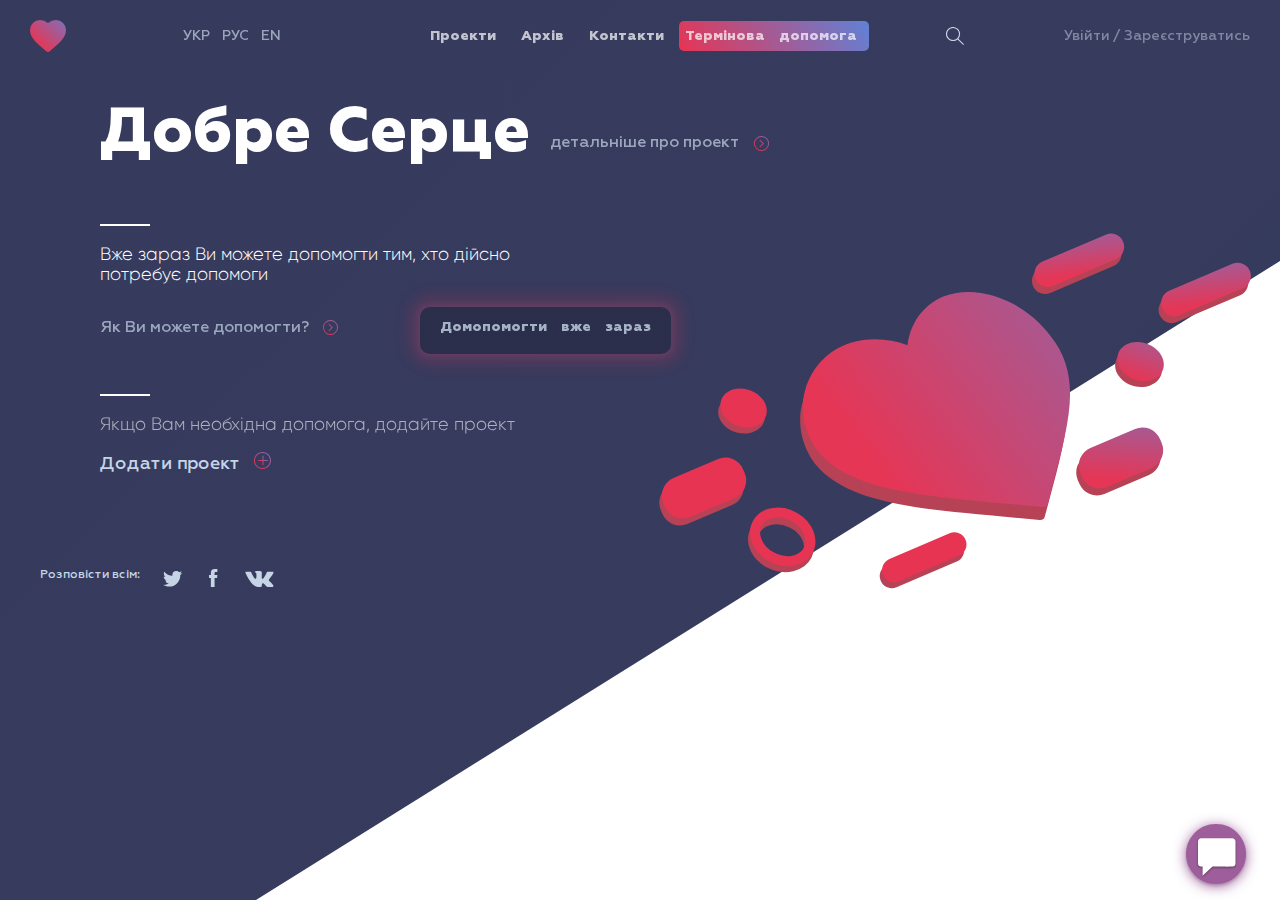
<file: index.html>
<html>

<head>
    <meta http-equiv="Content-Type" content="text/html; charset=utf-8">
    <title>The Main Page</title>
    <link href="style.css" rel="stylesheet">
</head>

<body>
    <!-- Контейнер для бэкграунда, что существует на сайте  -->
    <div class="wrapper-background">
    </div>
    <div id="search-form-wrapper">
        <div id="search-form">
            <input type="text" placeholder="Пошук" id="search-long">
            <div id="close-search">
                <img src="./src/heart-pack/Shape Copy.svg" alt="" />
            </div>
        </div>
        <div id="search-form-suggestion">
            <div class="search-form-main-suggestion">
                <!-- <div class="element-suggestion"> <a href="projects.html">Проекти</a></div>-->
                <!--  <div class="element-suggestion"><a href="archieve.html">Архів </a> </div>-->
            </div>
        </div>
    </div>

    <!-- Контейнер для обхвата всей шапки -->
    <header class="header">
        <!-- Блок Логотип -->
        <div class="logo">
            <a href="./index.html"><img src="./src/logo.svg" alt="" /></a>
        </div>
        <!-- Блок языков -->
        <div class="languages">

            <div class="lang">
                <a>УКР</a>
            </div>
            <div class="lang">
                <a>РУС </a>
            </div>
            <div class="lang">
                <a>EN</a>
            </div>
        </div>
        <!-- Панель навигации -->
        <div class="topbar">
            <div class="element"> <a href="projects.html">Проекти</a></div>
            <div class="element"><a href="archieve.html">Архів </a> </div>
            <div class="element"><a href="contacts.html">Контакти</a></div>
            <div class="element" id="fast-help"> <a href="fast-help.html">Термінова допомога</a></div>
        </div>
        <!--Поиск -->
        <div class="search">
            <img id="search-button" src="./src/Search-button.svg" />
        </div>
        <!-- Авторизация -->
        <div class="login">
            <a href="#">Увійти</a>
            <a href="#">/ Зареєструватись</a>
        </div>
    </header>

    <div class="main-content-wrapper">
        <div id="text-wrapper">
            <div class="main-text">
                <p>Добре Серце</p>
            </div>
            <div class="about-text">
                <a href="#">детальніше про проект</a>
                <img class="next-button" src="./src/buttonNext.svg" alt="" />
            </div>

        </div>
        <div class="text-slogan">
            <img class="white-line" src="./src/white-line.svg" alt="" />
            <p class="text-under-white-line"> Вже зараз Ви можете допомогти тим, хто дійсно</br>потребує допомоги</p>
            <div class="wrapper-text-underline">
                <p class="text-under-white-line-under">Як Ви можете допомогти? </p>
                <img class="next-button-two" src="./src/buttonNext.svg" />
                <div class="wrapper-button-class">
                    <div id="text-slogan-button-help-now">
                        <a href="#">Домопомогти вже зараз</a>
                    </div>
                </div>
            </div>
            <div class="adding-to-project">
                <div class="adding-to-project-string">
                    <img class="white-line" src="./src/white-line.svg" alt="" />
                    <p class="string-adding-to-project">Якщо Вам необхідна допомога, додайте проект</p>
                    <div>Додати проект <img class="plus" src="./src/plus.svg"> </div>
                </div>
            </div>
        </div>
        <div class="footer-page">
            <p class="text-footer-page">Розповісти всім: </p>
            <div class="images-footer-page">
                <img src="./src/twitter.svg" />
                <img src="./src/facebook.svg" />
                <img src="./src/vk.svg" />
            </div>
        </div>
        <div class="hearts">
            <img class="heart" id="all-png" src="./src/heart-pack/new-test.svg" alt="" />
        </div>
        <img id="message-image" src="./src/massage.svg" alt="" />
    </div>





    <div id="modal" id="my-modal">
        <div id="modal-content">
            <span class="close">&times;</span>
            <div class="main-phrase">
                <p>Заповніть Форму</p>
            </div>
            <div class="form-type-of">
                <button class="type-of-human" id="first-type-of-human">
                 Фіз.Особа
             </button>
                <button class="type-of-human" id="second-type-of-human">
                 Юр.Особа
                </button>
            </div>
            <!--Формы -->
            <div class="table-of-form">
                <!--Физ  Формы-->
                <div id="table-first">
                    <!--Левая часть Физ Формы-->
                    <div class="left-form" class="table-of-form-people">
                        <div class="flex-label">
                            <label> Ім'я</label>
                            <label class="label-2"> Фамілія</label>
                        </div>
                        <div class="first-stirng-of-form">
                            <input type="text" placeholder="" class="input-1">
                            <input type="text" placeholder="" class="input-2">
                        </div>


                        <label> Назва компаніі, організації</label><input type="text" placeholder="" class="input-3">



                        <label> Email-адрес</label><input type="text" placeholder="" class="input-4">



                        <label> Номер телефону</label><input type="text" placeholder="" class="input-5">

                    </div>
                    <!--Правая часть Физ Формы-->
                    <div class="right-form" class="table-of-form-people">
                        <label> Ім'я</label>
                        <input type="text" placeholder="" class="right-input-1">
                        <div class="flex-label">
                            <label> Ім'я</label>
                            <label class="label-2"> Фамілія</label>
                        </div>
                        <div class="second-stirng-of-right-form"> <input type="text" placeholder="" class="right-input-2">
                            <input type="text" placeholder="" class="right-input-3"></div>
                        <label> Назва компаніі, організації</label>
                        <input type="text" placeholder="" class="right-input-4">
                        <label> Назва компаніі, організації</label>
                        <input type="text" placeholder="" class="right-input-5">
                    </div>
                </div>
                <!-- Юр Формы-->
                <div id="table-second">
                    <!--Левая часть Юр Формы-->
                    <div class="left-form-of-second-table" class="second-table-of-form-people">
                        <div class="flex-label">
                            <label> Ім'я</label>
                            <label class="label-2"> Фамілія</label>
                        </div>
                        <div class="half-stirng-of-second-form">
                            <input type="text" placeholder="" class="left-input-1-of-second-form">
                            <input type="text" placeholder="" class="left-input-2-of-second-form">
                        </div>
                        <label> Назва компаніі, організації</label>
                        <input type="text" placeholder="" class="left-input-3-of-second-form">
                        <label>Email-адрес</label>
                        <input type="text" placeholder="" class="left-input-4-of-second-form">
                        <label> Номер телефону</label>
                        <input type="text" placeholder="" class="left-input-5-of-second-form">
                        <label> Юридична адреса</label>
                        <input type="text" placeholder="" class="left-input-6-of-second-form">
                        <div class="flex-label">
                            <label> Найменування банку</label>
                            <label class="label-2-yur-form"> МФО банку</label>
                        </div>
                        <div class="half-stirng-of-second-form">
                            <input type="text" placeholder="" class="left-input-7-of-second-form">
                            <input type="text" placeholder="" class="left-input-8-of-second-form">
                        </div>
                        <label> Розрахунковий рахунок</label>
                        <input type="text" placeholder="" class="left-input-9-of-second-form">
                    </div>
                    <!--Правая часть Юр Формы-->
                    <div class="right-form-of-second-table" class="second-table-of-form-people">
                        <label>Країна</label>
                        <input type="text" placeholder="" class="right-input-1-of-second-form">
                        <div class="flex-label">
                            <label> Місто</label>
                            <label class="label-3-yur-form"> Штат, район</label>
                        </div>
                        <div class="half-stirng-of-second-form">
                            <input type="text" placeholder="" class="right-input-2-of-second-form">
                            <input type="text" placeholder="" class="right-input-3-of-second-form">
                        </div>
                        <label> Адреса</label>
                        <input type="text" placeholder="" class="right-input-4-of-second-form">
                        <label>Поштовий індекс</label>
                        <input type="text" placeholder="" class="right-input-5-of-second-form">
                        <div class="flex-label">
                            <label> ЗКПО</label>
                            <label class="label-4-yur-form"> Тип оподаткування</label>
                        </div>
                        <div class="half-stirng-of-second-form">
                            <input type="text" placeholder="" class="right-input-6-of-second-form">
                            <input type="text" placeholder="" class="right-input-7-of-second-form">
                        </div>
                        <div class="flex-label">
                            <label> ІНН</label>
                            <label class="label-5-yur-form"> Система оподаткування</label>
                        </div>
                        <div class="half-stirng-of-second-form">
                            <input type="text" placeholder="" class="right-input-8-of-second-form">
                            <input type="text" placeholder="" class="right-input-9-of-second-form">
                        </div>
                        <div class="flex-label">
                            <label> Телефон бугалтерії</label>
                            <label class="label-6-yur-form"> Факс</label>
                        </div>
                        <div class="half-stirng-of-second-form">
                            <input type="text" placeholder="" class="right-input-10-of-second-form">
                            <input type="text" placeholder="" class="right-input-11-of-second-form">
                        </div>
                    </div>
                </div>
            </div>
            <div class="main-phrase">
                <p>Види допомоги</p>
            </div>
            <p class="text-under-main-phrase"> Ви можете змінити вид допомоги</p>
            <div class="type-of-help">
                <div class="type-of-help-element">
                    <img src="src/type-of-help-hand.svg" alt="">
                    <p class="int">Зробити</p>
                </div>
                <div class="type-of-help-element">
                    <img src="src/type-of-help-wallet.svg" alt="">
                    <p class="int">Фінансова <br> Допомога</p>
                </div>
                <div class="type-of-help-element">
                    <img src="src/type-of-help-stuf.svg" alt="">
                    <p class="int">Матеріальна <br> допомога</p>
                </div>
                <div class="type-of-help-element">
                    <img src="src/type-of-help-heart.svg" alt="">
                    <p class="int">Волонтерство</p>
                </div>
            </div>
            <div class="type-of-pay">
                <div class="left-type-of-help">
                    <div class="first-line-left-type-of-help">
                        <img src="src/card-1.svg" alt="">
                        <img src="src/card-2-active.svg" alt="">
                        <img src="src/card-3.svg" alt="">
                    </div>
                    <div class="second-type-left-type-of-help">
                        <img src="src/card-4.svg" alt="">
                        <img src="src/card-5.svg" alt="">
                        <img src="src/card-6.png" alt="">
                    </div>
                </div>
                <div class="right-type-of-help">
                    <img src="src/huge-card.svg" alt="">
                </div>
            </div>
            <div class="button-help">
                <div class="child-button-help-class">
                    <a href="#"> Допомогти</a>
                </div>
            </div>
        </div>
    </div>

    <!--Моя реализация табов через модальные окна 
    <div id="modal-2" id="my-modal-2">
        <div id="modal-content-2">
            <span class="close-2">&times;</span>
            <div class="main-phrase">
                <p>Заповніть Форму</p>
            </div>
            <div class="form-type-of">
                <button class="type-of-human" id="first-first-type-of-human">
                     Фіз.Особа
                 </button>
                <button class="type-of-human" id="second-second-type-of-human">
                     Юр.Особа
                    </button>
            </div>
            <div class="table-of-form">
                <div class="left-form" class="table-of-form-people">

                    <div class="first-stirng-of-form"> <input type="text" placeholder="" class="input-1">
                        <input type="text" placeholder="" class="input-2"></div>

                </div>
                <div class="right-form" class="table-of-form-people">

                    <input type="text" placeholder="" class="right-input-4">
                    <input type="text" placeholder="" class="right-input-5">
                </div>
            </div>
        </div>
    </div> -->
    <script src="index.js"></script>
</body>
<!--<img class="heart" id="the-main-heart" src="./src/heart-pack/the-main-heart.png" alt="" />
        <img class="heart" id="pill-standart-type" src="./src/heart-pack/pill-standart-type.png" alt="" /> -->

</html>
</file>
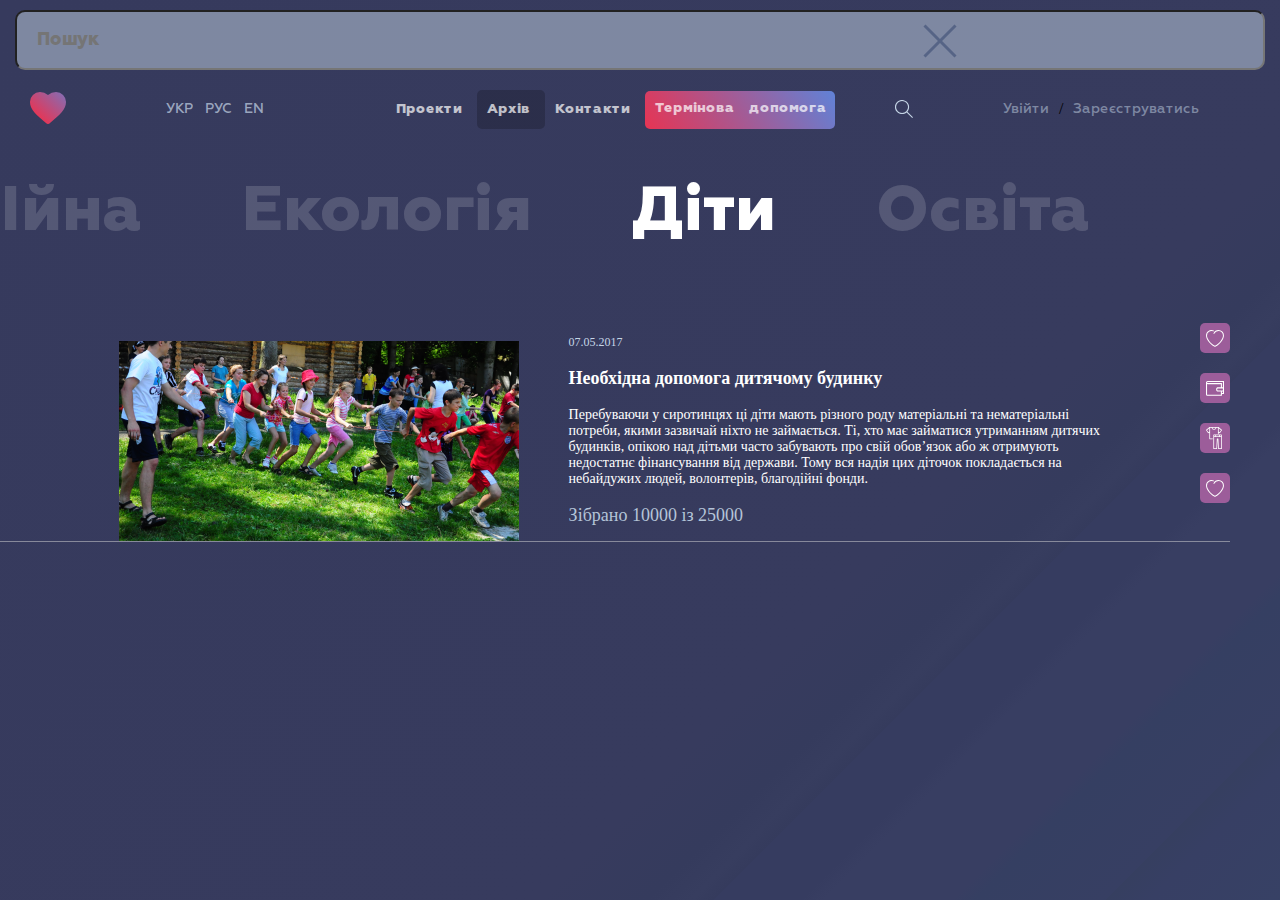
<file: archieve.html>
<html>

<head>
    <meta http-equiv="Content-Type" content="text/html; charset=utf-8">
    <title>The Main Page</title>
    <link href="styles-archieve.css" rel="stylesheet">
</head>

<body>
    <!-- Контейнер для бэкграунда, что существует на сайте  -->
    <div class="wrapper-background">
    </div>
    <div id="search-form-wrapper">
        <div id="search-form">
            <input type="text" placeholder="Пошук" id="search-long">
        </div>
        <div id="close-search">
            <img src="./src/heart-pack/Shape Copy.svg" alt="" />
        </div>
        <div id="search-form-suggestion">
            <div class="search-form-main-suggestion">
                <!-- <div class="element-suggestion"> <a href="projects.html">Проекти</a></div>-->
                <!--  <div class="element-suggestion"><a href="archieve.html">Архів </a> </div>-->
            </div>
        </div>
    </div>
    <!-- Контейнер для всего остального, что существует на сайте  -->

    <!-- Контейнер для обхвата всей шапки -->
    <div id="wrapper-header">
        <!-- Блок Логотип -->
        <div class="logo">
            <a href="./index.html"><img src="./src/logo.svg" alt="" /></a>
        </div>
        <!-- Блок языков -->
        <div class="language">

            <div class="lang">
                <a>УКР</a>
            </div>
            <div class="lang">
                <a>РУС </a>
            </div>
            <div class="lang">
                <a>EN</a>
            </div>
        </div>
        <!-- Панель навигации -->
        <div class="topbar">
            <div class="element"> <a href="projects.html">Проекти</a></div>
            <div class="element" id="element-page"><a href="archieve.html">Архів </a> </div>
            <div class="element"><a href="contacts.html">Контакти</a></div>
            <div class="element" id="fast-help"> <a href="fast-help.html">Термінова допомога</a></div>
        </div>
        <!--Поиск -->
        <div class="search">
            <img id="search-button" src="./src/Search-button.svg" />
        </div>
        <!-- Авторизация -->
        <div class="login">
            <a href="#">Увійти</a>/
            <a href="#">Зареєструватись</a>
        </div>
    </div>
    <div id="projects-names">
        <div id="project-name" class="test"><a href="#">Ійна</a></div>
        <div id="project-name" class="test"><a href="#">Екологія</a></div>
        <div id="project-name"><a href="#">Діти</a></div>
        <div id="project-name" class="test"><a href="#">Освіта</a></div>
    </div>
    <div class="news-project">
        <div class="news-project-first-block">
            <div class="img-of-post"><img src="src/children-archieve.png" alt=""></div>
            <div class="text-of-block">
                <p class="date-of-post">07.05.2017</p>
                <p class="main-phrase-of-post">Необхідна допомога дитячому будинку</p>
                <p class="text-of-post">Перебуваючи у сиротинцях ці діти мають різного роду матеріальні та нематеріальні <br> потреби, якими зазвичай ніхто не займається. Ті, хто має займатися утриманням дитячих<br> будинків, опікою над дітьми часто забувають про свій обов’язок
                    або ж отримують <br> недостатнє фінансування від держави. Тому вся надія цих діточок покладається на<br> небайдужих людей, волонтерів, благодійні фонди. </p>
                <p class="entity-money-of-post">Зібрано 10000 із 25000</p>
            </div>
            <div class="logo-of-post">
                <img src="src/heart-of-post.svg" alt="">
                <img class="first-img" src="src/wallet-of-post.svg" alt="">
                <img class="first-img" src="src/dress-of-post.svg" alt="">
                <img class="first-img" src="src/heart-of-post.svg" alt="">
            </div>
        </div>
    </div>
    <script src="index.js"></script>
</body>
</file>
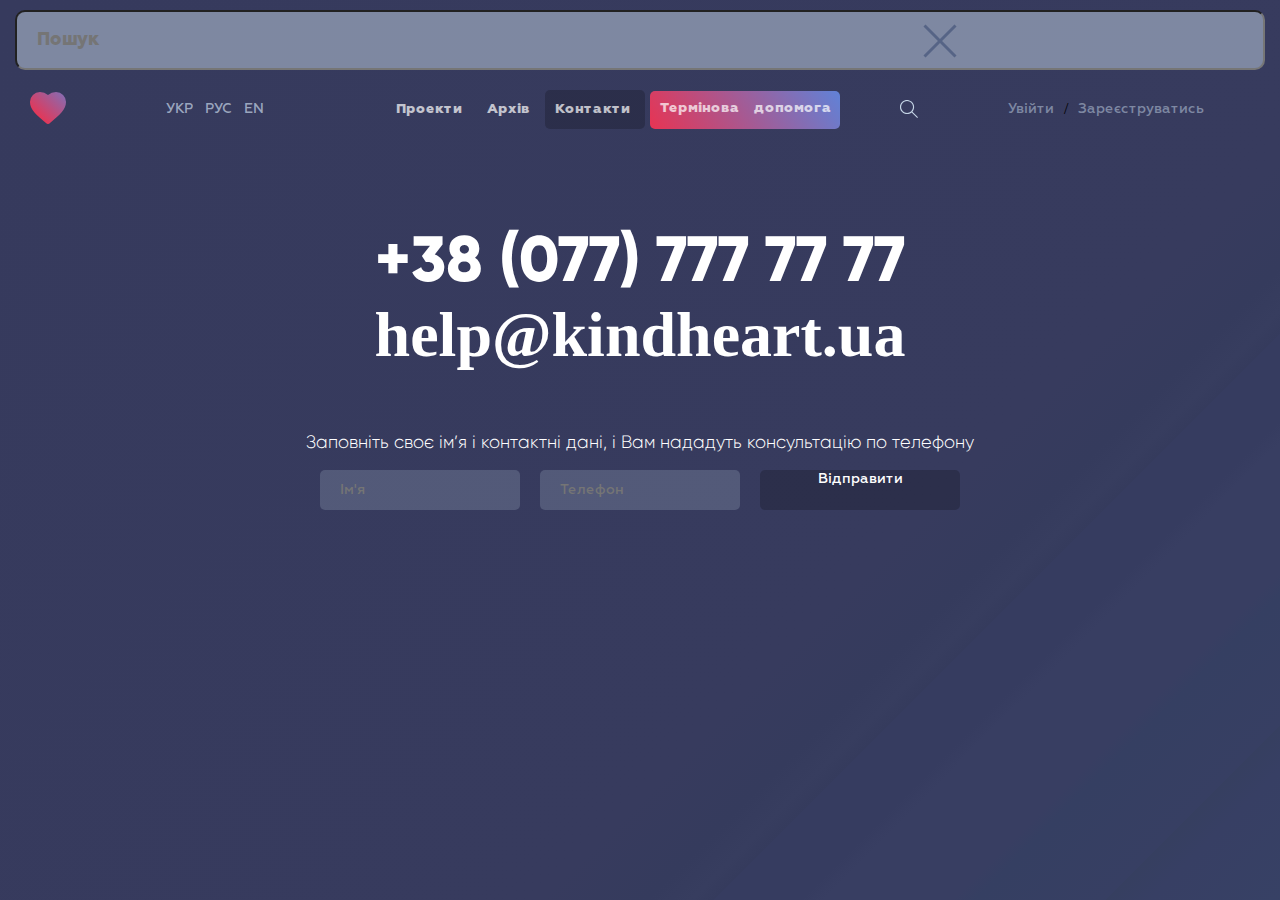
<file: contacts.html>
<html>

<head>
    <meta http-equiv="Content-Type" content="text/html; charset=utf-8">
    <title>The Main Page</title>
    <link href="styles-contacts.css" rel="stylesheet">
</head>

<body>
    <!-- Контейнер для бэкграунда, что существует на сайте  -->
    <div class="wrapper-background">
    </div>
    <div id="search-form-wrapper">
        <div id="search-form">
            <input type="text" placeholder="Пошук" id="search-long">
        </div>
        <div id="close-search">
            <img src="./src/heart-pack/Shape Copy.svg" alt="" />
        </div>
        <div id="search-form-suggestion">
            <div class="search-form-main-suggestion">
                <!-- <div class="element-suggestion"> <a href="projects.html">Проекти</a></div>-->
                <!--  <div class="element-suggestion"><a href="archieve.html">Архів </a> </div>-->
            </div>
        </div>
    </div>
    <!-- Контейнер для всего остального, что существует на сайте  -->

    <!-- Контейнер для обхвата всей шапки -->
    <div id="wrapper-header">
        <!-- Блок Логотип -->
        <div class="logo">
            <a href="./index.html"><img src="./src/logo.svg" alt="" /></a>
        </div>
        <!-- Блок языков -->
        <div class="language">

            <div class="lang">
                <a>УКР</a>
            </div>
            <div class="lang">
                <a>РУС </a>
            </div>
            <div class="lang">
                <a>EN</a>
            </div>
        </div>
        <!-- Панель навигации -->
        <div class="topbar">
            <div class="element"> <a href="projects.html">Проекти</a></div>
            <div class="element"><a href="archieve.html">Архів </a> </div>
            <div class="element" id="element-page"><a href="contacts.html">Контакти</a></div>
            <div class="element" id="fast-help"> <a href="fast-help.html">Термінова допомога</a></div>
        </div>
        <!--Поиск -->
        <div class="search">
            <img id="search-button" src="./src/Search-button.svg" />
        </div>
        <!-- Авторизация -->
        <div class="login">
            <a href="#">Увійти</a>/
            <a href="#">Зареєструватись</a>
        </div>
    </div>
    <div class="wrapper-contact-information">
        <div class="phone">
            <p>+38 (077) 777 77 77 </p>
        </div>
        <div class="email">
            <p>help@kindheart.ua </p>
        </div>
        <p class="text-under-email">Заповніть своє ім’я і контактні дані, і Вам нададуть консультацію по телефону</p>
    </div>
    <div class="contact-input-forms">
        <div> <input type="text" placeholder="Ім'я">
        </div>
        <div class="central-element"> <input type="text" placeholder="Телефон">
        </div>
        <div class="button-sent">
            <a href="#">
                Відправити
            </a>
        </div>
    </div>
    <script src="index.js"></script>
</body>
</file>
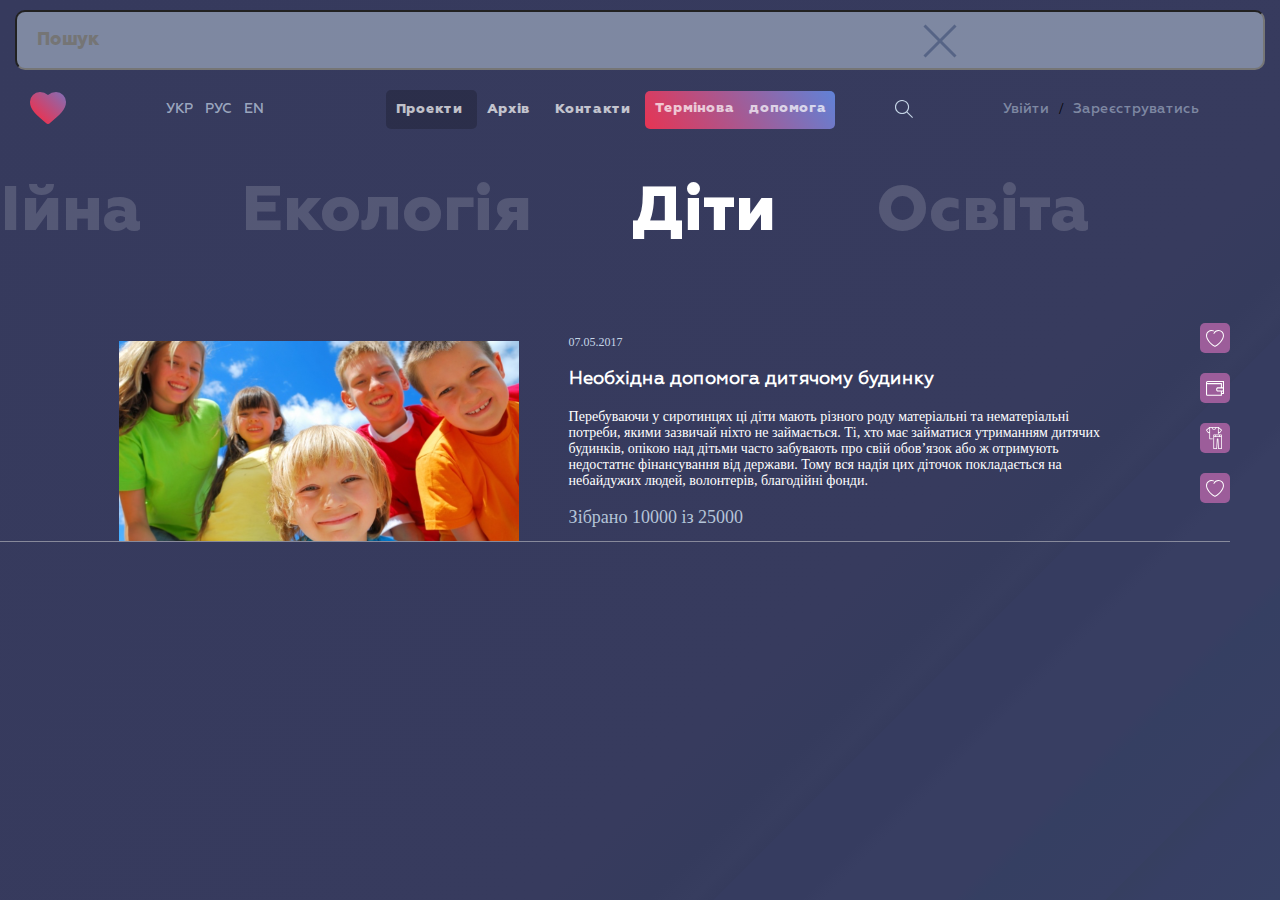
<file: projects.html>
<html>

<head>
    <meta http-equiv="Content-Type" content="text/html; charset=utf-8">
    <title>The Main Page</title>
    <link href="styles-projects.css" rel="stylesheet">
</head>

<body>
    <!-- Контейнер для бэкграунда, что существует на сайте  -->
    <div class="wrapper-background">
    </div>
    <div id="search-form-wrapper">
        <div id="search-form">
            <input type="text" placeholder="Пошук" id="search-long">
        </div>
        <div id="close-search">
            <img src="./src/heart-pack/Shape Copy.svg" alt="" />
        </div>
        <div id="search-form-suggestion">
            <div class="search-form-main-suggestion">
                <!-- <div class="element-suggestion"> <a href="projects.html">Проекти</a></div>-->
                <!--  <div class="element-suggestion"><a href="archieve.html">Архів </a> </div>-->
            </div>
        </div>
    </div>
    <!-- Контейнер для всего остального, что существует на сайте  -->
    <div class="wrapper-site">
        <!-- Контейнер для обхвата всей шапки -->
        <div id="wrapper-header">
            <!-- Блок Логотип -->
            <div class="logo">
                <a href="./index.html"><img src="./src/logo.svg" alt="" /></a>
            </div>
            <!-- Блок языков -->
            <div class="language">

                <div class="lang">
                    <a>УКР</a>
                </div>
                <div class="lang">
                    <a>РУС </a>
                </div>
                <div class="lang">
                    <a>EN</a>
                </div>
            </div>
            <!-- Панель навигации -->
            <div class="topbar">
                <div class="element" id="element-page"> <a href="projects.html">Проекти</a></div>
                <div class="element"><a href="archieve.html">Архів </a> </div>
                <div class="element"><a href="contacts.html">Контакти</a></div>
                <div class="element" id="fast-help"> <a href="fast-help.html">Термінова допомога</a></div>
            </div>
            <!--Поиск -->
            <div class="search">
                <img id="search-button" src="./src/Search-button.svg" />
            </div>
            <!-- Авторизация -->
            <div class="login">
                <a href="#">Увійти</a>/
                <a href="#">Зареєструватись</a>
            </div>
        </div>

    </div>
    <div id="projects-names">
        <div id="project-name" class="test"><a href="#">Ійна</a></div>
        <div id="project-name" class="test"><a href="#">Екологія</a></div>
        <div id="project-name"><a href="#">Діти</a></div>
        <div id="project-name" class="test"><a href="#">Освіта</a></div>
    </div>
    <div class="news-project">
        <div class="news-project-first-block">
            <div class="img-of-post"><img src="src/Kids.png" alt=""></div>
            <div class="text-of-block">
                <p class="date-of-post">07.05.2017</p>
                <p class="main-phrase-of-post">Необхідна допомога дитячому будинку</p>
                <p class="text-of-post">Перебуваючи у сиротинцях ці діти мають різного роду матеріальні та нематеріальні <br> потреби, якими зазвичай ніхто не займається. Ті, хто має займатися утриманням дитячих<br> будинків, опікою над дітьми часто забувають про свій обов’язок
                    або ж отримують <br> недостатнє фінансування від держави. Тому вся надія цих діточок покладається на<br> небайдужих людей, волонтерів, благодійні фонди. </p>
                <p class="entity-money-of-post">Зібрано 10000 із 25000</p>
            </div>
            <div class="logo-of-post">
                <img src="src/heart-of-post.svg" alt="">
                <img class="first-img" src="src/wallet-of-post.svg" alt="">
                <img class="first-img" src="src/dress-of-post.svg" alt="">
                <img class="first-img" src="src/heart-of-post.svg" alt="">
            </div>
        </div>

    </div>
    <script src="index.js"></script>
</body>
</file>
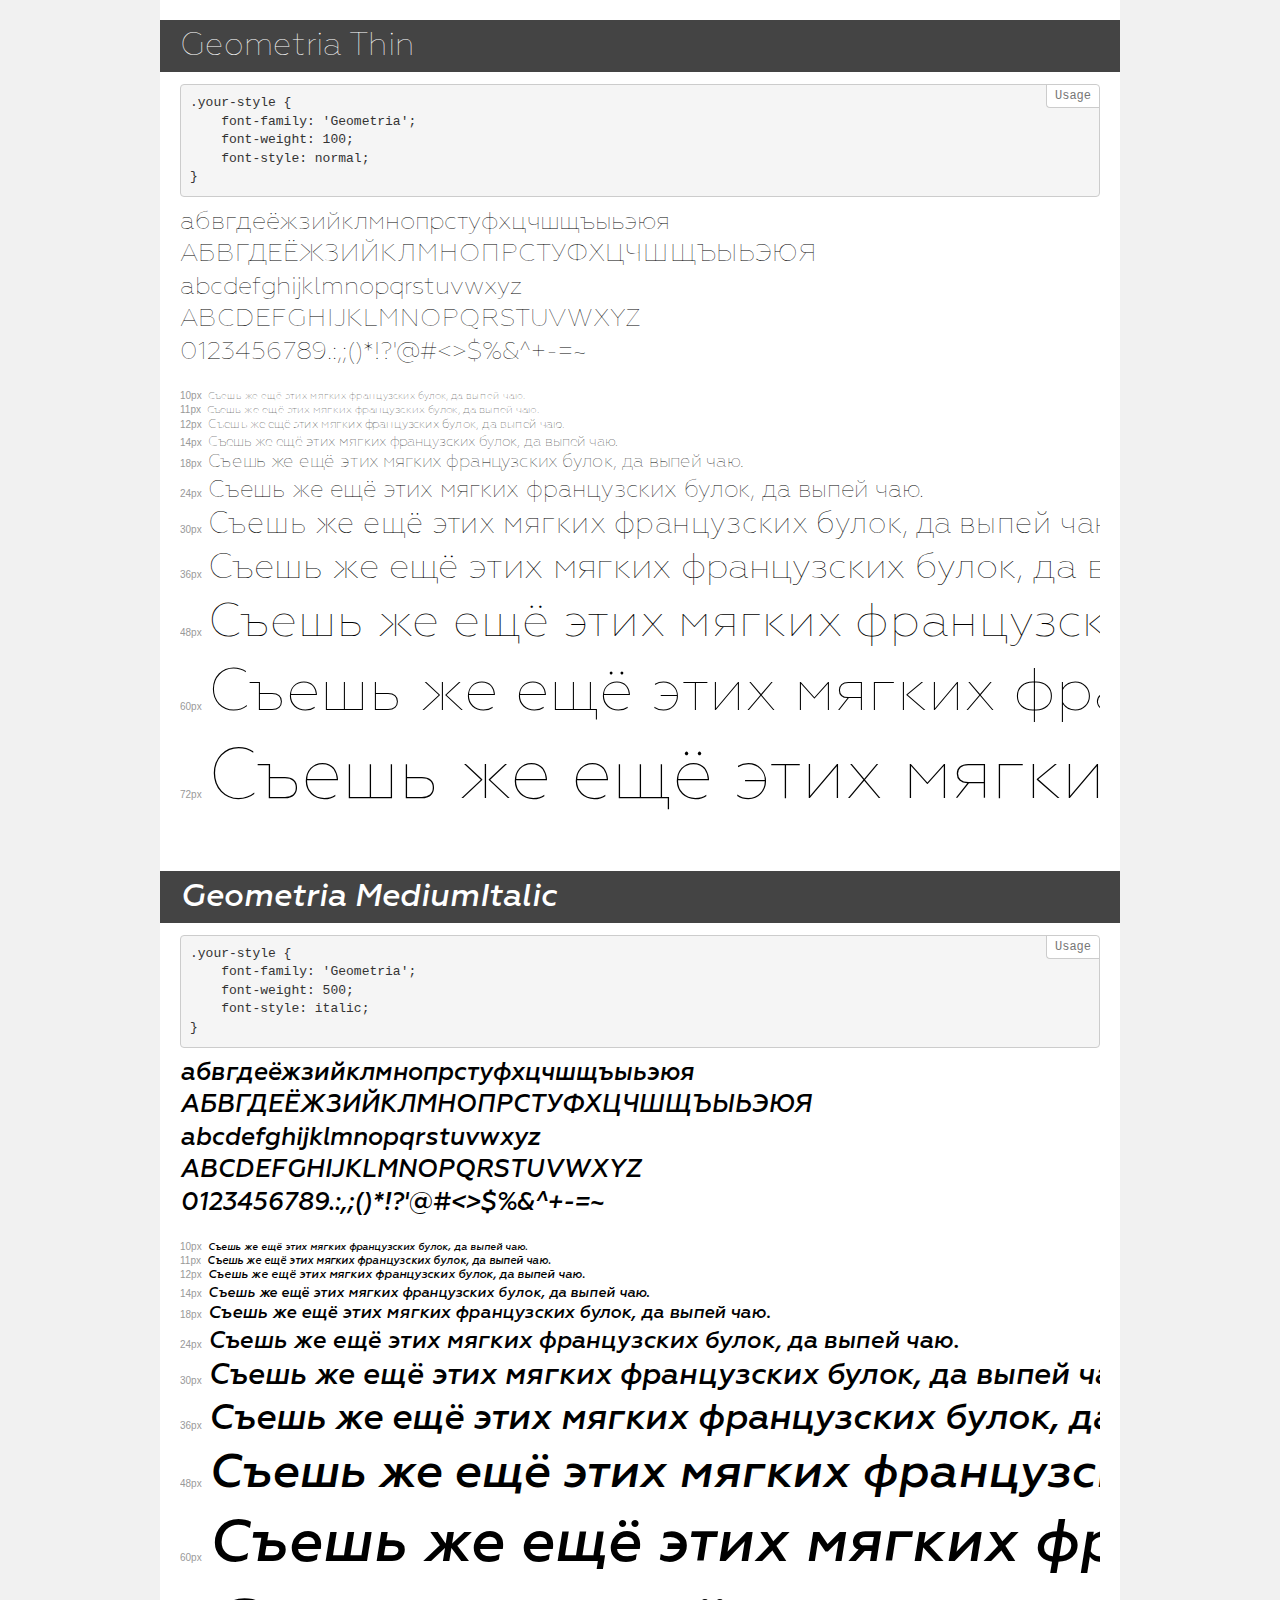
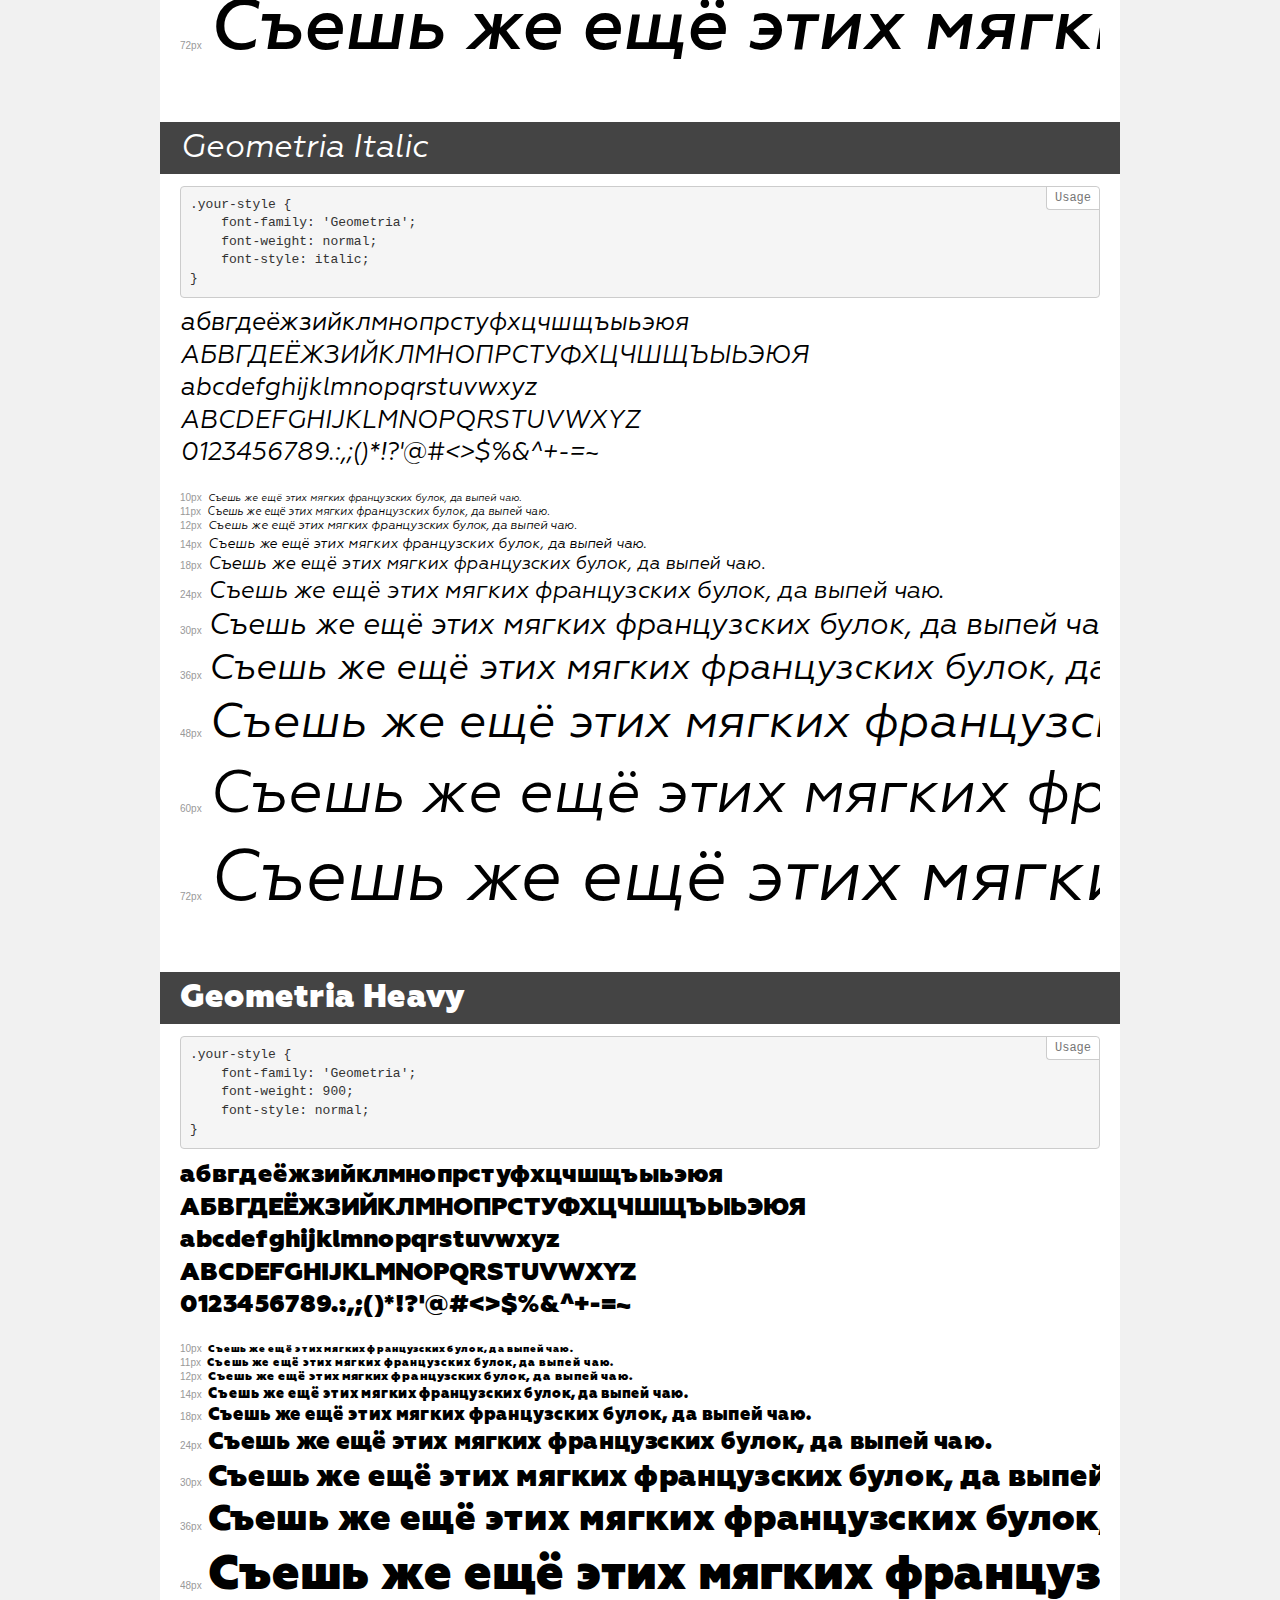
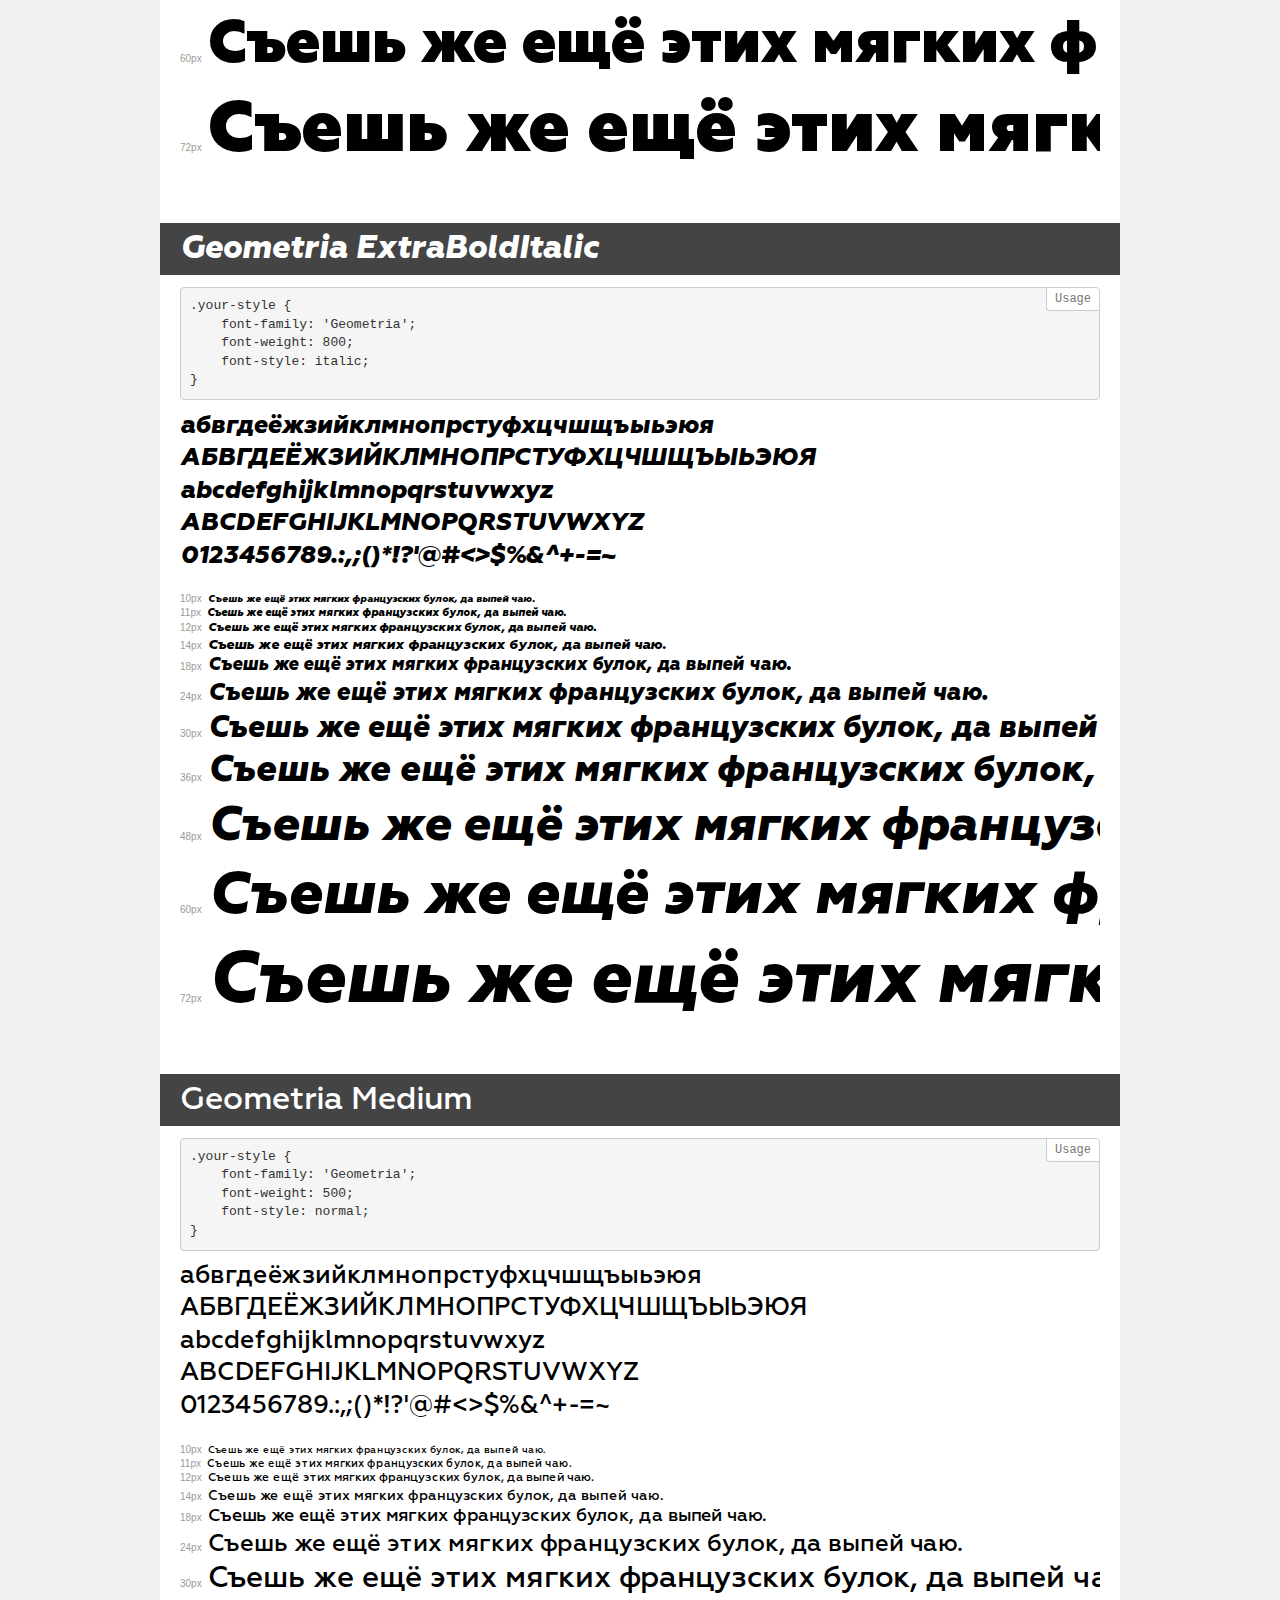
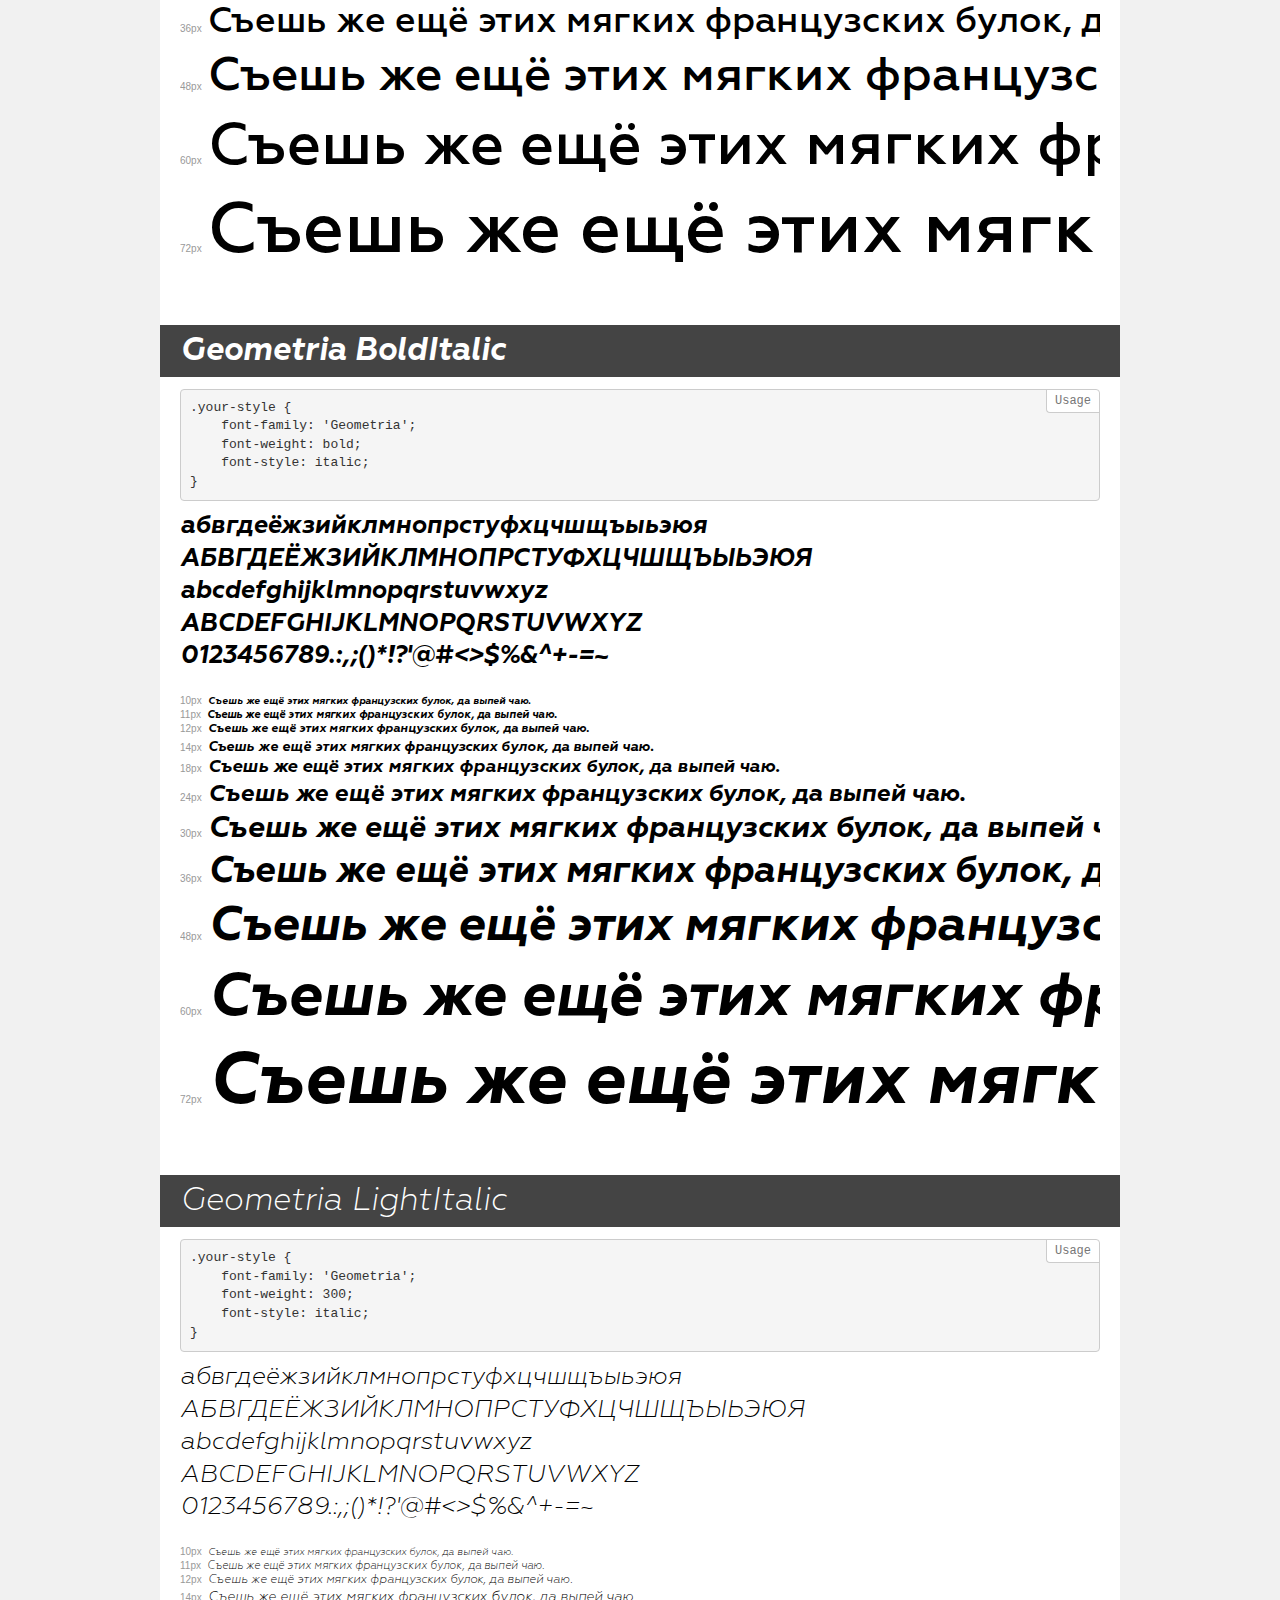
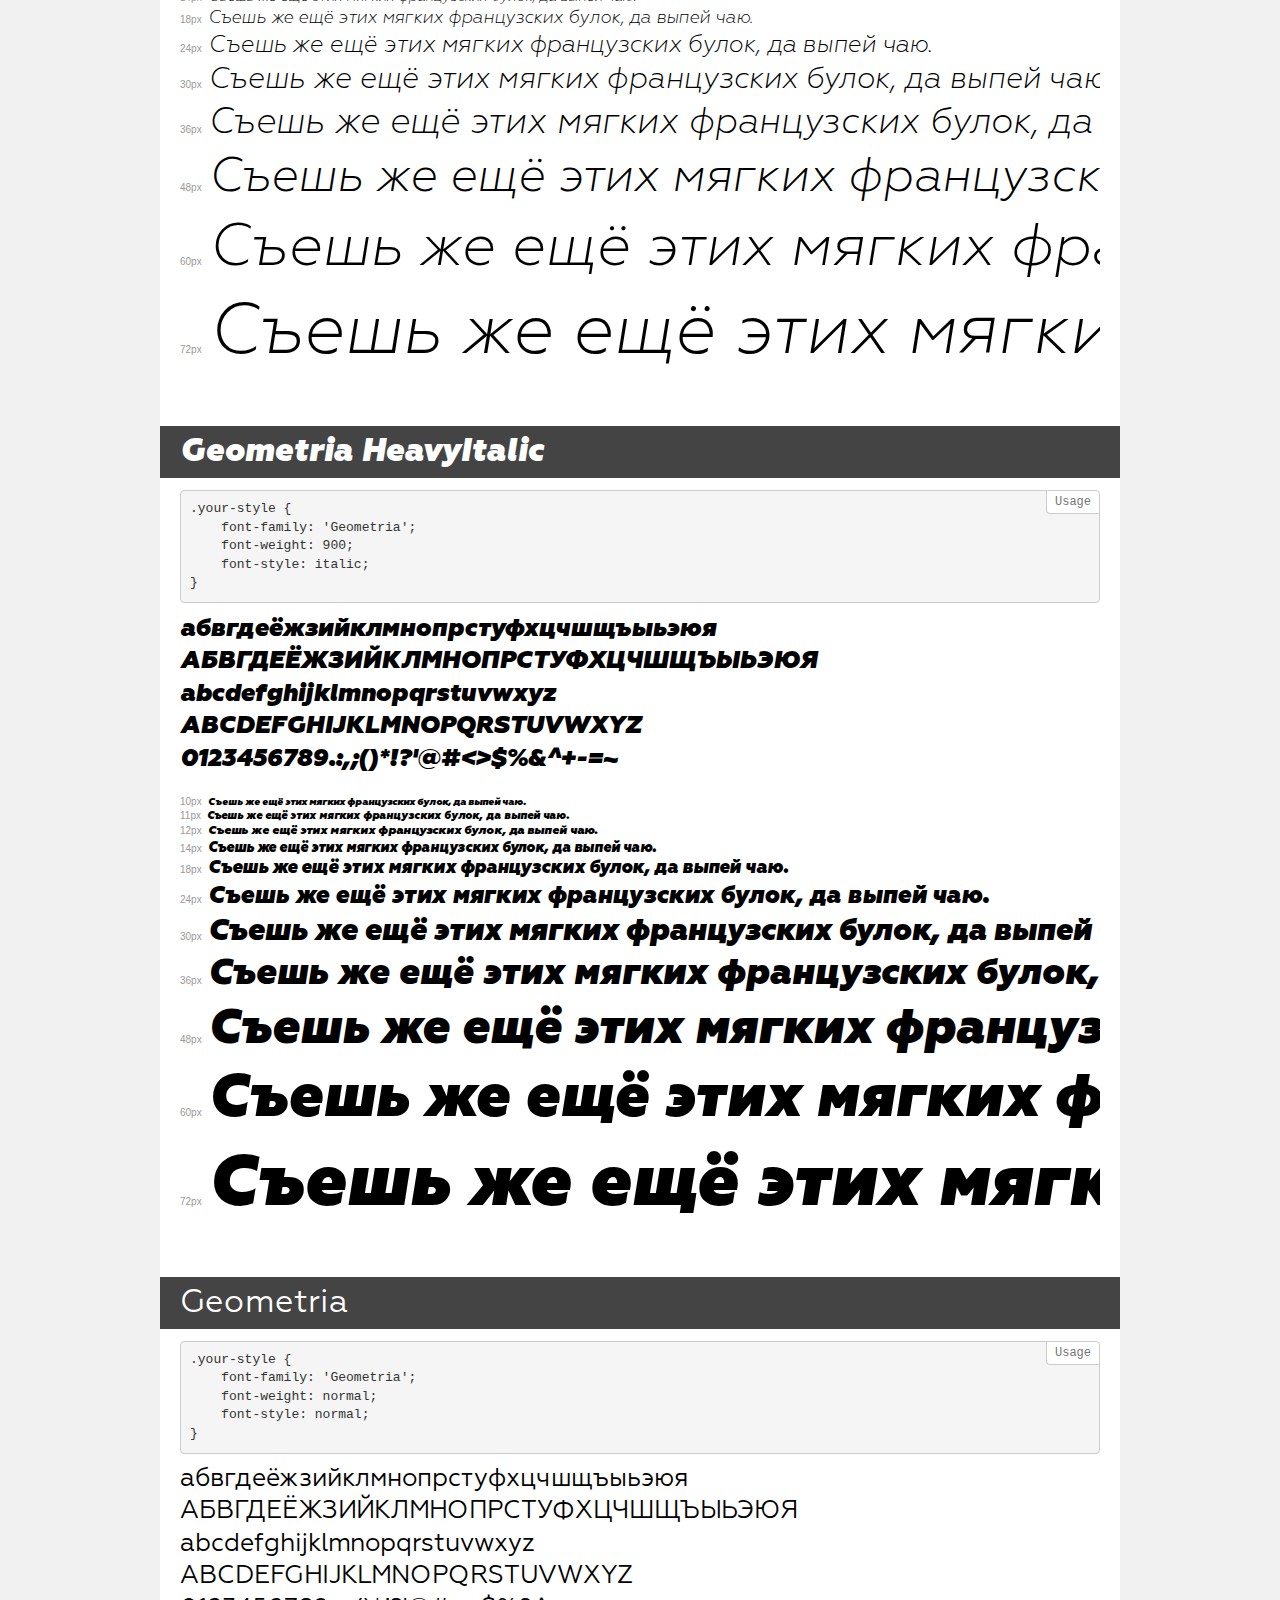
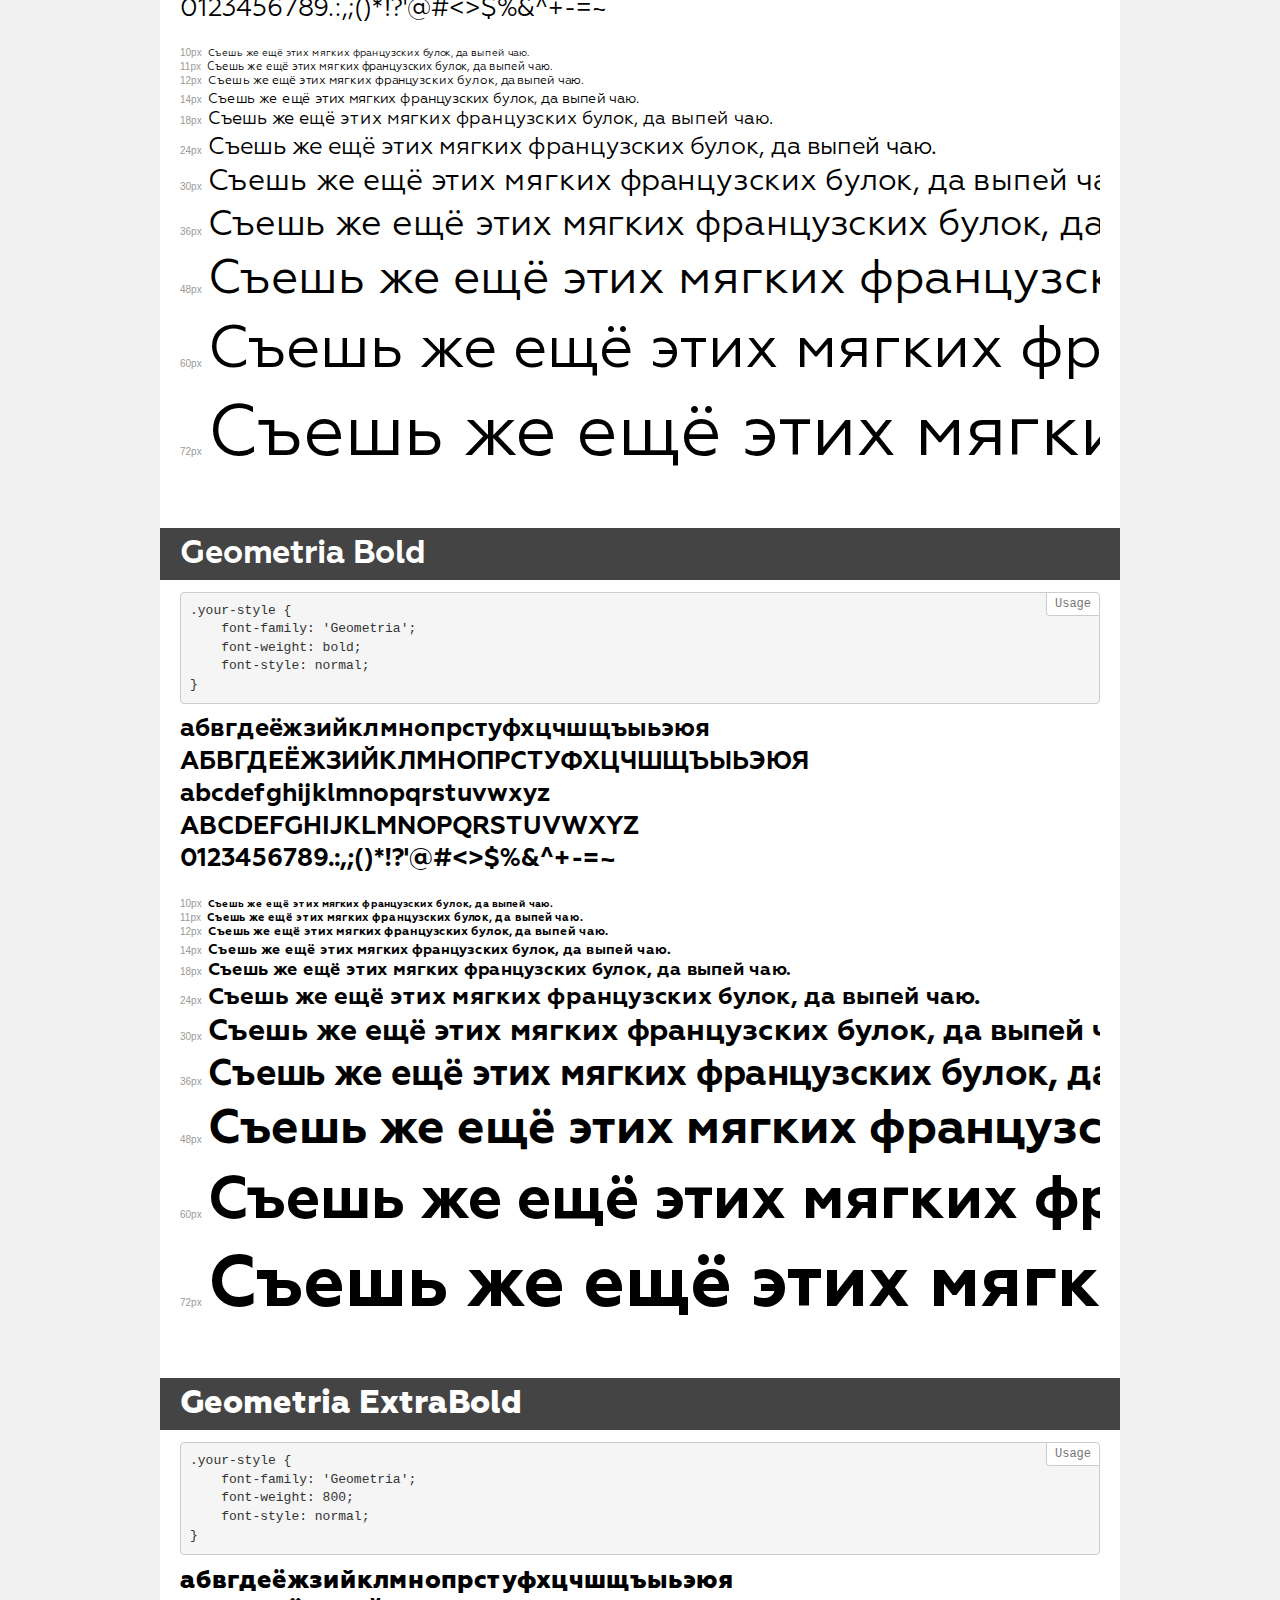
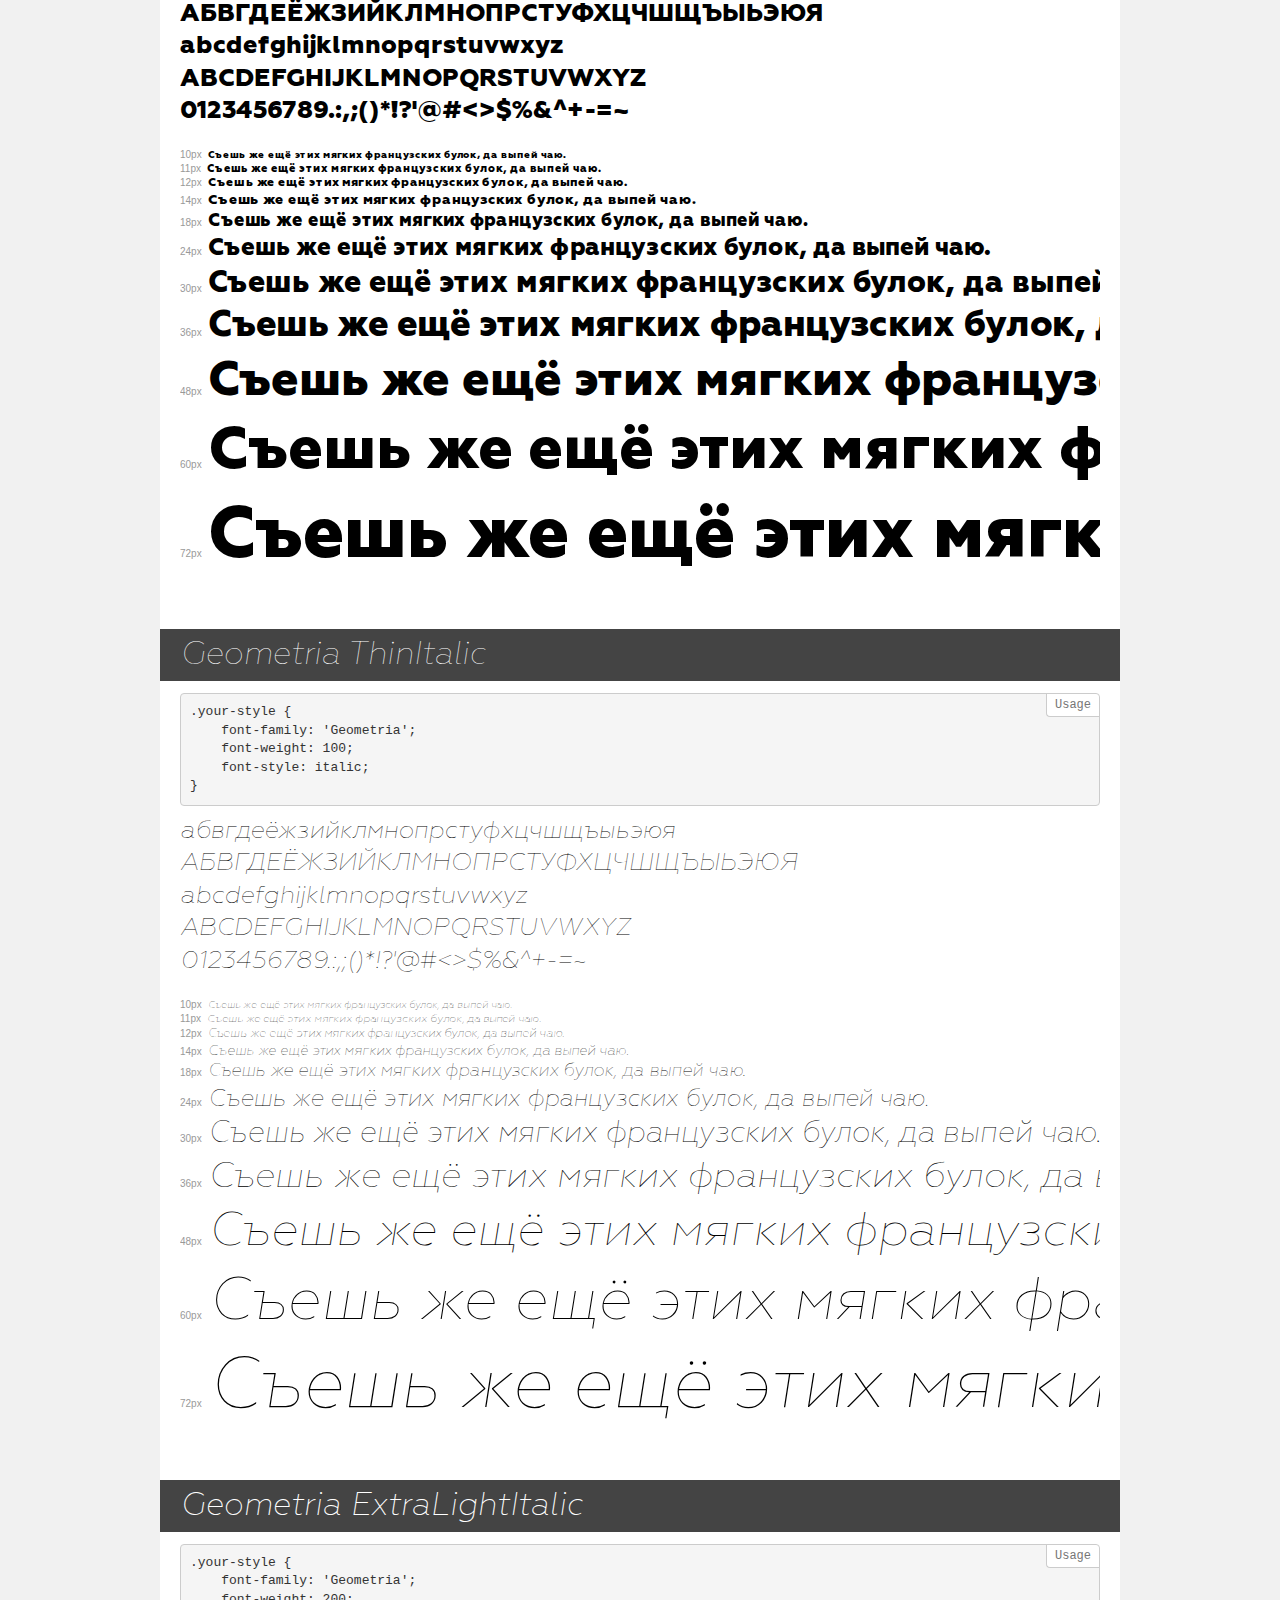
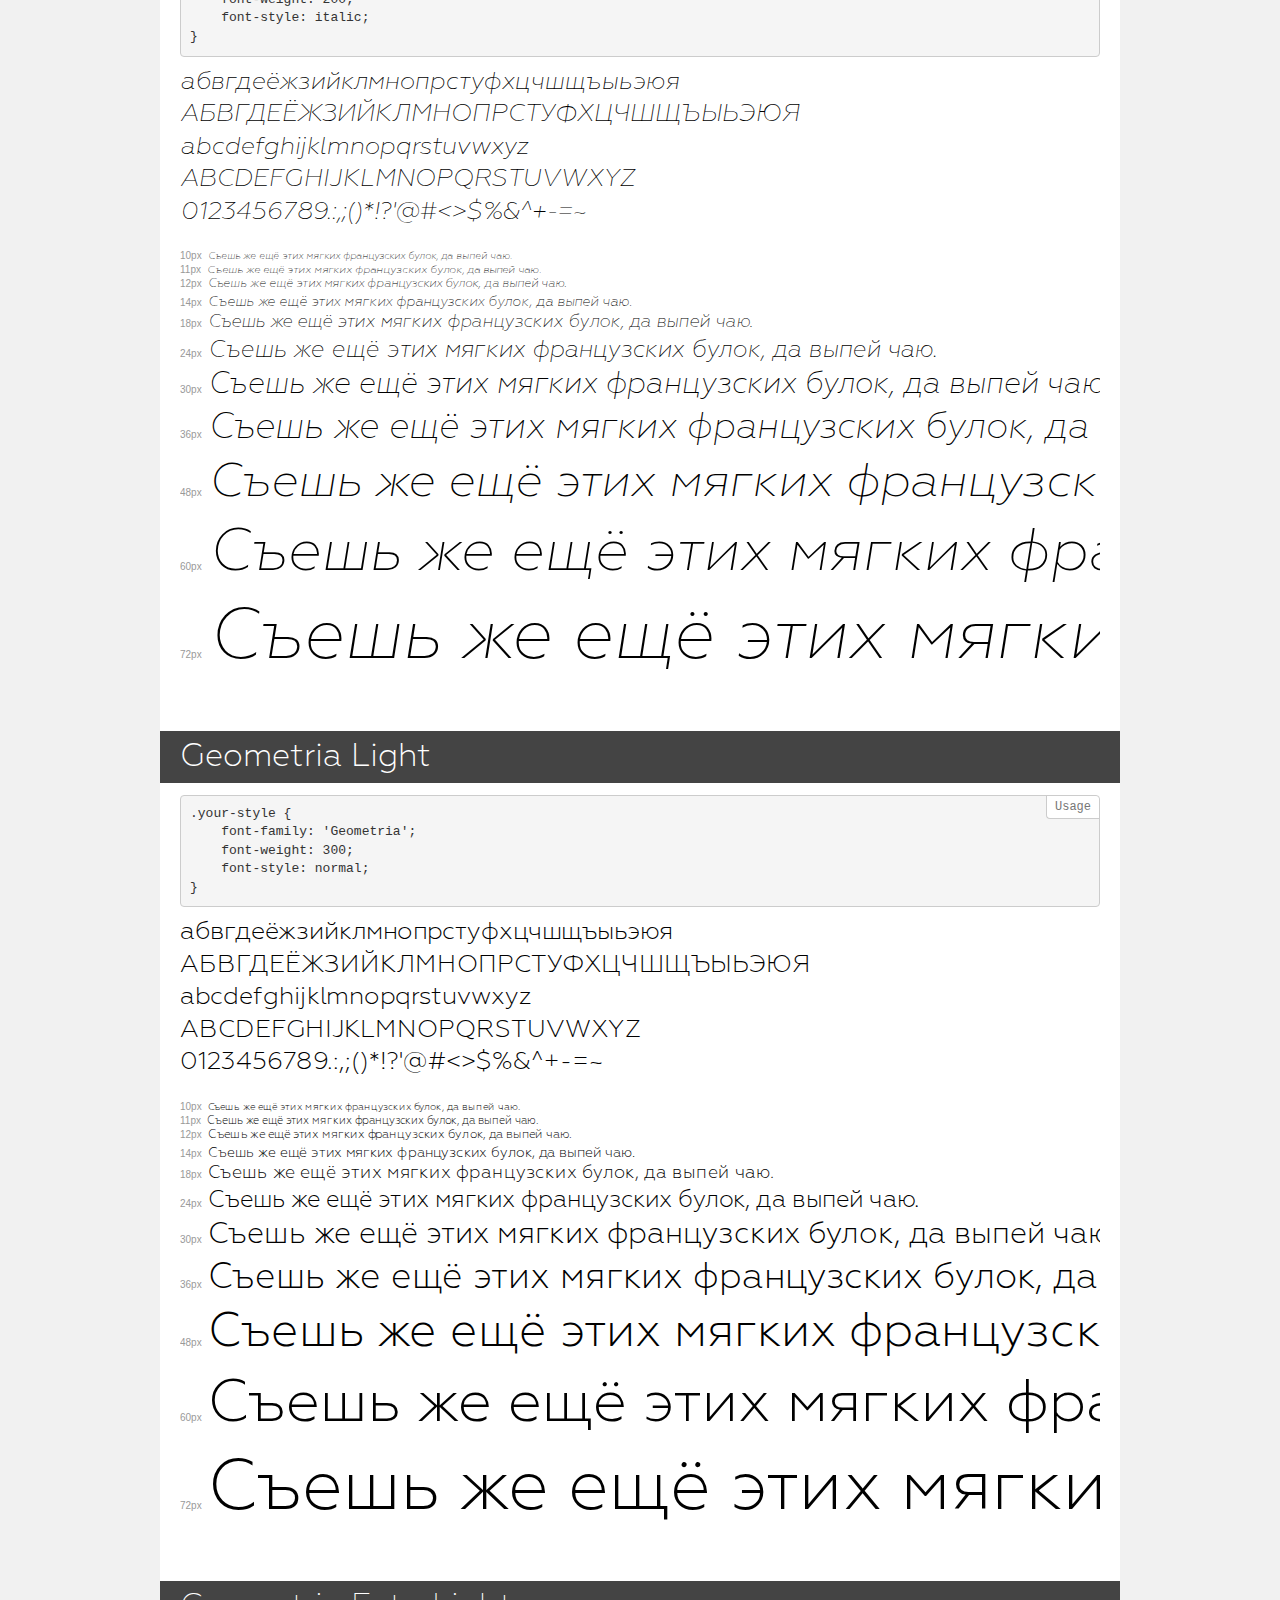
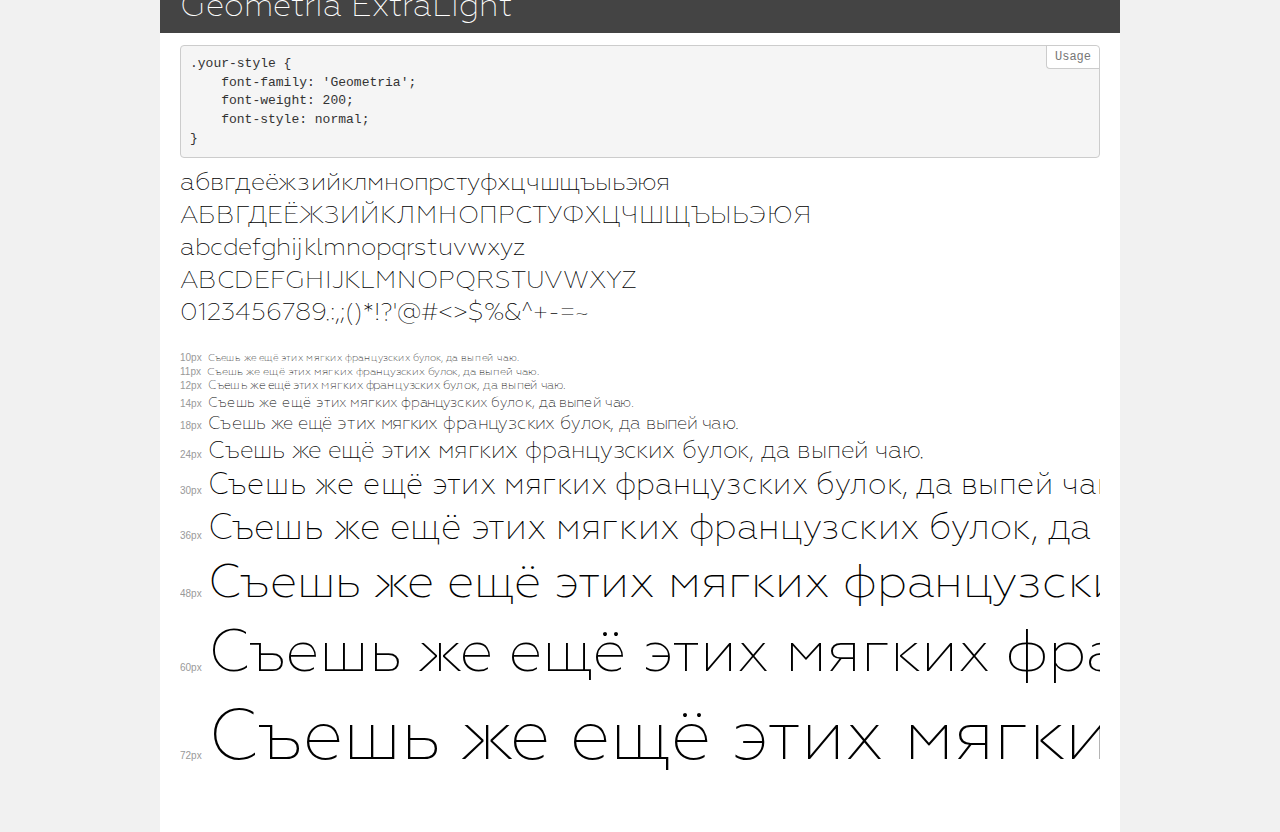
<file: fonts/demo.html>
<!DOCTYPE html>
<html>
<head>
	<meta charset="utf-8">
	<meta http-equiv="X-UA-Compatible" content="IE=edge">
	<meta name="viewport" content="width=device-width, initial-scale=1">
	<meta name="robots" content="noindex, noarchive">
	<title>Transfonter demo</title>
	<link href="stylesheet.css" rel="stylesheet">
	<style>
		/*
		http://meyerweb.com/eric/tools/css/reset/
		v2.0 | 20110126
		License: none (public domain)
		*/
		html, body, div, span, applet, object, iframe,
		h1, h2, h3, h4, h5, h6, p, blockquote, pre,
		a, abbr, acronym, address, big, cite, code,
		del, dfn, em, img, ins, kbd, q, s, samp,
		small, strike, strong, sub, sup, tt, var,
		b, u, i, center,
		dl, dt, dd, ol, ul, li,
		fieldset, form, label, legend,
		table, caption, tbody, tfoot, thead, tr, th, td,
		article, aside, canvas, details, embed,
		figure, figcaption, footer, header, hgroup,
		menu, nav, output, ruby, section, summary,
		time, mark, audio, video {
			margin: 0;
			padding: 0;
			border: 0;
			font-size: 100%;
			font: inherit;
			vertical-align: baseline;
		}
		/* HTML5 display-role reset for older browsers */
		article, aside, details, figcaption, figure,
		footer, header, hgroup, menu, nav, section {
			display: block;
		}
		body {
			line-height: 1;
		}
		ol, ul {
			list-style: none;
		}
		blockquote, q {
			quotes: none;
		}
		blockquote:before, blockquote:after,
		q:before, q:after {
			content: '';
			content: none;
		}
		table {
			border-collapse: collapse;
			border-spacing: 0;
		}
		/* common styles */
		body {
			background: #f1f1f1;
			color: #000;
		}
		.page {
			background: #fff;
			width: 920px;
			margin: 0 auto;
			padding: 20px 20px 0 20px;
			overflow: hidden;
		}
		.font-container {
			overflow-x: auto;
			overflow-y: hidden;
			margin-bottom: 40px;
			line-height: 1.3;
			white-space: nowrap;
			padding-bottom: 5px;
		}
		h1 {
			position: relative;
			background: #444;
			font-size: 32px;
			color: #fff;
			padding: 10px 20px;
			margin: 0 -20px 12px -20px;
		}
		.letters {
			font-size: 25px;
			margin-bottom: 20px;
		}
		.s10:before {
			content: '10px';
		}
		.s11:before {
			content: '11px';
		}
		.s12:before {
			content: '12px';
		}
		.s14:before {
			content: '14px';
		}
		.s18:before {
			content: '18px';
		}
		.s24:before {
			content: '24px';
		}
		.s30:before {
			content: '30px';
		}
		.s36:before {
			content: '36px';
		}
		.s48:before {
			content: '48px';
		}
		.s60:before {
			content: '60px';
		}
		.s72:before {
			content: '72px';
		}
		.s10:before, .s11:before, .s12:before, .s14:before,
		.s18:before, .s24:before, .s30:before, .s36:before,
		.s48:before, .s60:before, .s72:before {
			font-family: Arial, sans-serif;
			font-size: 10px;
			font-weight: normal;
			font-style: normal;
			color: #999;
			padding-right: 6px;
		}
		pre {
			display: block;
			position: relative;
			padding: 9px;
			margin: 0 0 10px;
			font-family: Monaco, Menlo, Consolas, "Courier New", monospace !important;
			font-size: 13px;
			line-height: 1.428571429;
			color: #333;
			font-weight: normal !important;
			font-style: normal !important;
			background-color: #f5f5f5;
			border: 1px solid #ccc;
			overflow-x: auto;
			border-radius: 4px;
		}
		pre:after {
			display: block;
			position: absolute;
			right: 0;
			top: 0;
			content: 'Usage';
			line-height: 1;
			padding: 5px 8px;
			font-size: 12px;
			color: #767676;
			background-color: #fff;
			border: 1px solid #ccc;
			border-right: none;
			border-top: none;
			border-radius: 0 4px 0 4px;
			z-index: 10;
		}
		/* responsive */
		@media (max-width: 959px) {
			.page {
				width: auto;
				margin: 0;
			}
		}
	</style>
</head>
<body>
<div class="page">
	<div class="demo" style="font-family: 'Geometria'; font-weight: 100; font-style: normal;">
		<h1>Geometria Thin</h1>
		<pre>.your-style {
    font-family: 'Geometria';
    font-weight: 100;
    font-style: normal;
}</pre>
		<div class="font-container">
			<p class="letters">
				абвгдеёжзийклмнопрстуфхцчшщъыьэюя <br />
				АБВГДЕЁЖЗИЙКЛМНОПРСТУФХЦЧШЩЪЫЬЭЮЯ <br />
				abcdefghijklmnopqrstuvwxyz <br />
				ABCDEFGHIJKLMNOPQRSTUVWXYZ <br />				0123456789.:,;()*!?'@#<>$%&^+-=~
			</p>
			<p class="s10" style="font-size: 10px;">Съешь же ещё этих мягких французских булок, да выпей чаю.</p>
			<p class="s11" style="font-size: 11px;">Съешь же ещё этих мягких французских булок, да выпей чаю.</p>
			<p class="s12" style="font-size: 12px;">Съешь же ещё этих мягких французских булок, да выпей чаю.</p>
			<p class="s14" style="font-size: 14px;">Съешь же ещё этих мягких французских булок, да выпей чаю.</p>
			<p class="s18" style="font-size: 18px;">Съешь же ещё этих мягких французских булок, да выпей чаю.</p>
			<p class="s24" style="font-size: 24px;">Съешь же ещё этих мягких французских булок, да выпей чаю.</p>
			<p class="s30" style="font-size: 30px;">Съешь же ещё этих мягких французских булок, да выпей чаю.</p>
			<p class="s36" style="font-size: 36px;">Съешь же ещё этих мягких французских булок, да выпей чаю.</p>
			<p class="s48" style="font-size: 48px;">Съешь же ещё этих мягких французских булок, да выпей чаю.</p>
			<p class="s60" style="font-size: 60px;">Съешь же ещё этих мягких французских булок, да выпей чаю.</p>
			<p class="s72" style="font-size: 72px;">Съешь же ещё этих мягких французских булок, да выпей чаю.</p>
		</div>
	</div>
	<div class="demo" style="font-family: 'Geometria'; font-weight: 500; font-style: italic;">
		<h1>Geometria MediumItalic</h1>
		<pre>.your-style {
    font-family: 'Geometria';
    font-weight: 500;
    font-style: italic;
}</pre>
		<div class="font-container">
			<p class="letters">
				абвгдеёжзийклмнопрстуфхцчшщъыьэюя <br />
				АБВГДЕЁЖЗИЙКЛМНОПРСТУФХЦЧШЩЪЫЬЭЮЯ <br />
				abcdefghijklmnopqrstuvwxyz <br />
				ABCDEFGHIJKLMNOPQRSTUVWXYZ <br />				0123456789.:,;()*!?'@#<>$%&^+-=~
			</p>
			<p class="s10" style="font-size: 10px;">Съешь же ещё этих мягких французских булок, да выпей чаю.</p>
			<p class="s11" style="font-size: 11px;">Съешь же ещё этих мягких французских булок, да выпей чаю.</p>
			<p class="s12" style="font-size: 12px;">Съешь же ещё этих мягких французских булок, да выпей чаю.</p>
			<p class="s14" style="font-size: 14px;">Съешь же ещё этих мягких французских булок, да выпей чаю.</p>
			<p class="s18" style="font-size: 18px;">Съешь же ещё этих мягких французских булок, да выпей чаю.</p>
			<p class="s24" style="font-size: 24px;">Съешь же ещё этих мягких французских булок, да выпей чаю.</p>
			<p class="s30" style="font-size: 30px;">Съешь же ещё этих мягких французских булок, да выпей чаю.</p>
			<p class="s36" style="font-size: 36px;">Съешь же ещё этих мягких французских булок, да выпей чаю.</p>
			<p class="s48" style="font-size: 48px;">Съешь же ещё этих мягких французских булок, да выпей чаю.</p>
			<p class="s60" style="font-size: 60px;">Съешь же ещё этих мягких французских булок, да выпей чаю.</p>
			<p class="s72" style="font-size: 72px;">Съешь же ещё этих мягких французских булок, да выпей чаю.</p>
		</div>
	</div>
	<div class="demo" style="font-family: 'Geometria'; font-weight: normal; font-style: italic;">
		<h1>Geometria Italic</h1>
		<pre>.your-style {
    font-family: 'Geometria';
    font-weight: normal;
    font-style: italic;
}</pre>
		<div class="font-container">
			<p class="letters">
				абвгдеёжзийклмнопрстуфхцчшщъыьэюя <br />
				АБВГДЕЁЖЗИЙКЛМНОПРСТУФХЦЧШЩЪЫЬЭЮЯ <br />
				abcdefghijklmnopqrstuvwxyz <br />
				ABCDEFGHIJKLMNOPQRSTUVWXYZ <br />				0123456789.:,;()*!?'@#<>$%&^+-=~
			</p>
			<p class="s10" style="font-size: 10px;">Съешь же ещё этих мягких французских булок, да выпей чаю.</p>
			<p class="s11" style="font-size: 11px;">Съешь же ещё этих мягких французских булок, да выпей чаю.</p>
			<p class="s12" style="font-size: 12px;">Съешь же ещё этих мягких французских булок, да выпей чаю.</p>
			<p class="s14" style="font-size: 14px;">Съешь же ещё этих мягких французских булок, да выпей чаю.</p>
			<p class="s18" style="font-size: 18px;">Съешь же ещё этих мягких французских булок, да выпей чаю.</p>
			<p class="s24" style="font-size: 24px;">Съешь же ещё этих мягких французских булок, да выпей чаю.</p>
			<p class="s30" style="font-size: 30px;">Съешь же ещё этих мягких французских булок, да выпей чаю.</p>
			<p class="s36" style="font-size: 36px;">Съешь же ещё этих мягких французских булок, да выпей чаю.</p>
			<p class="s48" style="font-size: 48px;">Съешь же ещё этих мягких французских булок, да выпей чаю.</p>
			<p class="s60" style="font-size: 60px;">Съешь же ещё этих мягких французских булок, да выпей чаю.</p>
			<p class="s72" style="font-size: 72px;">Съешь же ещё этих мягких французских булок, да выпей чаю.</p>
		</div>
	</div>
	<div class="demo" style="font-family: 'Geometria'; font-weight: 900; font-style: normal;">
		<h1>Geometria Heavy</h1>
		<pre>.your-style {
    font-family: 'Geometria';
    font-weight: 900;
    font-style: normal;
}</pre>
		<div class="font-container">
			<p class="letters">
				абвгдеёжзийклмнопрстуфхцчшщъыьэюя <br />
				АБВГДЕЁЖЗИЙКЛМНОПРСТУФХЦЧШЩЪЫЬЭЮЯ <br />
				abcdefghijklmnopqrstuvwxyz <br />
				ABCDEFGHIJKLMNOPQRSTUVWXYZ <br />				0123456789.:,;()*!?'@#<>$%&^+-=~
			</p>
			<p class="s10" style="font-size: 10px;">Съешь же ещё этих мягких французских булок, да выпей чаю.</p>
			<p class="s11" style="font-size: 11px;">Съешь же ещё этих мягких французских булок, да выпей чаю.</p>
			<p class="s12" style="font-size: 12px;">Съешь же ещё этих мягких французских булок, да выпей чаю.</p>
			<p class="s14" style="font-size: 14px;">Съешь же ещё этих мягких французских булок, да выпей чаю.</p>
			<p class="s18" style="font-size: 18px;">Съешь же ещё этих мягких французских булок, да выпей чаю.</p>
			<p class="s24" style="font-size: 24px;">Съешь же ещё этих мягких французских булок, да выпей чаю.</p>
			<p class="s30" style="font-size: 30px;">Съешь же ещё этих мягких французских булок, да выпей чаю.</p>
			<p class="s36" style="font-size: 36px;">Съешь же ещё этих мягких французских булок, да выпей чаю.</p>
			<p class="s48" style="font-size: 48px;">Съешь же ещё этих мягких французских булок, да выпей чаю.</p>
			<p class="s60" style="font-size: 60px;">Съешь же ещё этих мягких французских булок, да выпей чаю.</p>
			<p class="s72" style="font-size: 72px;">Съешь же ещё этих мягких французских булок, да выпей чаю.</p>
		</div>
	</div>
	<div class="demo" style="font-family: 'Geometria'; font-weight: 800; font-style: italic;">
		<h1>Geometria ExtraBoldItalic</h1>
		<pre>.your-style {
    font-family: 'Geometria';
    font-weight: 800;
    font-style: italic;
}</pre>
		<div class="font-container">
			<p class="letters">
				абвгдеёжзийклмнопрстуфхцчшщъыьэюя <br />
				АБВГДЕЁЖЗИЙКЛМНОПРСТУФХЦЧШЩЪЫЬЭЮЯ <br />
				abcdefghijklmnopqrstuvwxyz <br />
				ABCDEFGHIJKLMNOPQRSTUVWXYZ <br />				0123456789.:,;()*!?'@#<>$%&^+-=~
			</p>
			<p class="s10" style="font-size: 10px;">Съешь же ещё этих мягких французских булок, да выпей чаю.</p>
			<p class="s11" style="font-size: 11px;">Съешь же ещё этих мягких французских булок, да выпей чаю.</p>
			<p class="s12" style="font-size: 12px;">Съешь же ещё этих мягких французских булок, да выпей чаю.</p>
			<p class="s14" style="font-size: 14px;">Съешь же ещё этих мягких французских булок, да выпей чаю.</p>
			<p class="s18" style="font-size: 18px;">Съешь же ещё этих мягких французских булок, да выпей чаю.</p>
			<p class="s24" style="font-size: 24px;">Съешь же ещё этих мягких французских булок, да выпей чаю.</p>
			<p class="s30" style="font-size: 30px;">Съешь же ещё этих мягких французских булок, да выпей чаю.</p>
			<p class="s36" style="font-size: 36px;">Съешь же ещё этих мягких французских булок, да выпей чаю.</p>
			<p class="s48" style="font-size: 48px;">Съешь же ещё этих мягких французских булок, да выпей чаю.</p>
			<p class="s60" style="font-size: 60px;">Съешь же ещё этих мягких французских булок, да выпей чаю.</p>
			<p class="s72" style="font-size: 72px;">Съешь же ещё этих мягких французских булок, да выпей чаю.</p>
		</div>
	</div>
	<div class="demo" style="font-family: 'Geometria'; font-weight: 500; font-style: normal;">
		<h1>Geometria Medium</h1>
		<pre>.your-style {
    font-family: 'Geometria';
    font-weight: 500;
    font-style: normal;
}</pre>
		<div class="font-container">
			<p class="letters">
				абвгдеёжзийклмнопрстуфхцчшщъыьэюя <br />
				АБВГДЕЁЖЗИЙКЛМНОПРСТУФХЦЧШЩЪЫЬЭЮЯ <br />
				abcdefghijklmnopqrstuvwxyz <br />
				ABCDEFGHIJKLMNOPQRSTUVWXYZ <br />				0123456789.:,;()*!?'@#<>$%&^+-=~
			</p>
			<p class="s10" style="font-size: 10px;">Съешь же ещё этих мягких французских булок, да выпей чаю.</p>
			<p class="s11" style="font-size: 11px;">Съешь же ещё этих мягких французских булок, да выпей чаю.</p>
			<p class="s12" style="font-size: 12px;">Съешь же ещё этих мягких французских булок, да выпей чаю.</p>
			<p class="s14" style="font-size: 14px;">Съешь же ещё этих мягких французских булок, да выпей чаю.</p>
			<p class="s18" style="font-size: 18px;">Съешь же ещё этих мягких французских булок, да выпей чаю.</p>
			<p class="s24" style="font-size: 24px;">Съешь же ещё этих мягких французских булок, да выпей чаю.</p>
			<p class="s30" style="font-size: 30px;">Съешь же ещё этих мягких французских булок, да выпей чаю.</p>
			<p class="s36" style="font-size: 36px;">Съешь же ещё этих мягких французских булок, да выпей чаю.</p>
			<p class="s48" style="font-size: 48px;">Съешь же ещё этих мягких французских булок, да выпей чаю.</p>
			<p class="s60" style="font-size: 60px;">Съешь же ещё этих мягких французских булок, да выпей чаю.</p>
			<p class="s72" style="font-size: 72px;">Съешь же ещё этих мягких французских булок, да выпей чаю.</p>
		</div>
	</div>
	<div class="demo" style="font-family: 'Geometria'; font-weight: bold; font-style: italic;">
		<h1>Geometria BoldItalic</h1>
		<pre>.your-style {
    font-family: 'Geometria';
    font-weight: bold;
    font-style: italic;
}</pre>
		<div class="font-container">
			<p class="letters">
				абвгдеёжзийклмнопрстуфхцчшщъыьэюя <br />
				АБВГДЕЁЖЗИЙКЛМНОПРСТУФХЦЧШЩЪЫЬЭЮЯ <br />
				abcdefghijklmnopqrstuvwxyz <br />
				ABCDEFGHIJKLMNOPQRSTUVWXYZ <br />				0123456789.:,;()*!?'@#<>$%&^+-=~
			</p>
			<p class="s10" style="font-size: 10px;">Съешь же ещё этих мягких французских булок, да выпей чаю.</p>
			<p class="s11" style="font-size: 11px;">Съешь же ещё этих мягких французских булок, да выпей чаю.</p>
			<p class="s12" style="font-size: 12px;">Съешь же ещё этих мягких французских булок, да выпей чаю.</p>
			<p class="s14" style="font-size: 14px;">Съешь же ещё этих мягких французских булок, да выпей чаю.</p>
			<p class="s18" style="font-size: 18px;">Съешь же ещё этих мягких французских булок, да выпей чаю.</p>
			<p class="s24" style="font-size: 24px;">Съешь же ещё этих мягких французских булок, да выпей чаю.</p>
			<p class="s30" style="font-size: 30px;">Съешь же ещё этих мягких французских булок, да выпей чаю.</p>
			<p class="s36" style="font-size: 36px;">Съешь же ещё этих мягких французских булок, да выпей чаю.</p>
			<p class="s48" style="font-size: 48px;">Съешь же ещё этих мягких французских булок, да выпей чаю.</p>
			<p class="s60" style="font-size: 60px;">Съешь же ещё этих мягких французских булок, да выпей чаю.</p>
			<p class="s72" style="font-size: 72px;">Съешь же ещё этих мягких французских булок, да выпей чаю.</p>
		</div>
	</div>
	<div class="demo" style="font-family: 'Geometria'; font-weight: 300; font-style: italic;">
		<h1>Geometria LightItalic</h1>
		<pre>.your-style {
    font-family: 'Geometria';
    font-weight: 300;
    font-style: italic;
}</pre>
		<div class="font-container">
			<p class="letters">
				абвгдеёжзийклмнопрстуфхцчшщъыьэюя <br />
				АБВГДЕЁЖЗИЙКЛМНОПРСТУФХЦЧШЩЪЫЬЭЮЯ <br />
				abcdefghijklmnopqrstuvwxyz <br />
				ABCDEFGHIJKLMNOPQRSTUVWXYZ <br />				0123456789.:,;()*!?'@#<>$%&^+-=~
			</p>
			<p class="s10" style="font-size: 10px;">Съешь же ещё этих мягких французских булок, да выпей чаю.</p>
			<p class="s11" style="font-size: 11px;">Съешь же ещё этих мягких французских булок, да выпей чаю.</p>
			<p class="s12" style="font-size: 12px;">Съешь же ещё этих мягких французских булок, да выпей чаю.</p>
			<p class="s14" style="font-size: 14px;">Съешь же ещё этих мягких французских булок, да выпей чаю.</p>
			<p class="s18" style="font-size: 18px;">Съешь же ещё этих мягких французских булок, да выпей чаю.</p>
			<p class="s24" style="font-size: 24px;">Съешь же ещё этих мягких французских булок, да выпей чаю.</p>
			<p class="s30" style="font-size: 30px;">Съешь же ещё этих мягких французских булок, да выпей чаю.</p>
			<p class="s36" style="font-size: 36px;">Съешь же ещё этих мягких французских булок, да выпей чаю.</p>
			<p class="s48" style="font-size: 48px;">Съешь же ещё этих мягких французских булок, да выпей чаю.</p>
			<p class="s60" style="font-size: 60px;">Съешь же ещё этих мягких французских булок, да выпей чаю.</p>
			<p class="s72" style="font-size: 72px;">Съешь же ещё этих мягких французских булок, да выпей чаю.</p>
		</div>
	</div>
	<div class="demo" style="font-family: 'Geometria'; font-weight: 900; font-style: italic;">
		<h1>Geometria HeavyItalic</h1>
		<pre>.your-style {
    font-family: 'Geometria';
    font-weight: 900;
    font-style: italic;
}</pre>
		<div class="font-container">
			<p class="letters">
				абвгдеёжзийклмнопрстуфхцчшщъыьэюя <br />
				АБВГДЕЁЖЗИЙКЛМНОПРСТУФХЦЧШЩЪЫЬЭЮЯ <br />
				abcdefghijklmnopqrstuvwxyz <br />
				ABCDEFGHIJKLMNOPQRSTUVWXYZ <br />				0123456789.:,;()*!?'@#<>$%&^+-=~
			</p>
			<p class="s10" style="font-size: 10px;">Съешь же ещё этих мягких французских булок, да выпей чаю.</p>
			<p class="s11" style="font-size: 11px;">Съешь же ещё этих мягких французских булок, да выпей чаю.</p>
			<p class="s12" style="font-size: 12px;">Съешь же ещё этих мягких французских булок, да выпей чаю.</p>
			<p class="s14" style="font-size: 14px;">Съешь же ещё этих мягких французских булок, да выпей чаю.</p>
			<p class="s18" style="font-size: 18px;">Съешь же ещё этих мягких французских булок, да выпей чаю.</p>
			<p class="s24" style="font-size: 24px;">Съешь же ещё этих мягких французских булок, да выпей чаю.</p>
			<p class="s30" style="font-size: 30px;">Съешь же ещё этих мягких французских булок, да выпей чаю.</p>
			<p class="s36" style="font-size: 36px;">Съешь же ещё этих мягких французских булок, да выпей чаю.</p>
			<p class="s48" style="font-size: 48px;">Съешь же ещё этих мягких французских булок, да выпей чаю.</p>
			<p class="s60" style="font-size: 60px;">Съешь же ещё этих мягких французских булок, да выпей чаю.</p>
			<p class="s72" style="font-size: 72px;">Съешь же ещё этих мягких французских булок, да выпей чаю.</p>
		</div>
	</div>
	<div class="demo" style="font-family: 'Geometria'; font-weight: normal; font-style: normal;">
		<h1>Geometria</h1>
		<pre>.your-style {
    font-family: 'Geometria';
    font-weight: normal;
    font-style: normal;
}</pre>
		<div class="font-container">
			<p class="letters">
				абвгдеёжзийклмнопрстуфхцчшщъыьэюя <br />
				АБВГДЕЁЖЗИЙКЛМНОПРСТУФХЦЧШЩЪЫЬЭЮЯ <br />
				abcdefghijklmnopqrstuvwxyz <br />
				ABCDEFGHIJKLMNOPQRSTUVWXYZ <br />				0123456789.:,;()*!?'@#<>$%&^+-=~
			</p>
			<p class="s10" style="font-size: 10px;">Съешь же ещё этих мягких французских булок, да выпей чаю.</p>
			<p class="s11" style="font-size: 11px;">Съешь же ещё этих мягких французских булок, да выпей чаю.</p>
			<p class="s12" style="font-size: 12px;">Съешь же ещё этих мягких французских булок, да выпей чаю.</p>
			<p class="s14" style="font-size: 14px;">Съешь же ещё этих мягких французских булок, да выпей чаю.</p>
			<p class="s18" style="font-size: 18px;">Съешь же ещё этих мягких французских булок, да выпей чаю.</p>
			<p class="s24" style="font-size: 24px;">Съешь же ещё этих мягких французских булок, да выпей чаю.</p>
			<p class="s30" style="font-size: 30px;">Съешь же ещё этих мягких французских булок, да выпей чаю.</p>
			<p class="s36" style="font-size: 36px;">Съешь же ещё этих мягких французских булок, да выпей чаю.</p>
			<p class="s48" style="font-size: 48px;">Съешь же ещё этих мягких французских булок, да выпей чаю.</p>
			<p class="s60" style="font-size: 60px;">Съешь же ещё этих мягких французских булок, да выпей чаю.</p>
			<p class="s72" style="font-size: 72px;">Съешь же ещё этих мягких французских булок, да выпей чаю.</p>
		</div>
	</div>
	<div class="demo" style="font-family: 'Geometria'; font-weight: bold; font-style: normal;">
		<h1>Geometria Bold</h1>
		<pre>.your-style {
    font-family: 'Geometria';
    font-weight: bold;
    font-style: normal;
}</pre>
		<div class="font-container">
			<p class="letters">
				абвгдеёжзийклмнопрстуфхцчшщъыьэюя <br />
				АБВГДЕЁЖЗИЙКЛМНОПРСТУФХЦЧШЩЪЫЬЭЮЯ <br />
				abcdefghijklmnopqrstuvwxyz <br />
				ABCDEFGHIJKLMNOPQRSTUVWXYZ <br />				0123456789.:,;()*!?'@#<>$%&^+-=~
			</p>
			<p class="s10" style="font-size: 10px;">Съешь же ещё этих мягких французских булок, да выпей чаю.</p>
			<p class="s11" style="font-size: 11px;">Съешь же ещё этих мягких французских булок, да выпей чаю.</p>
			<p class="s12" style="font-size: 12px;">Съешь же ещё этих мягких французских булок, да выпей чаю.</p>
			<p class="s14" style="font-size: 14px;">Съешь же ещё этих мягких французских булок, да выпей чаю.</p>
			<p class="s18" style="font-size: 18px;">Съешь же ещё этих мягких французских булок, да выпей чаю.</p>
			<p class="s24" style="font-size: 24px;">Съешь же ещё этих мягких французских булок, да выпей чаю.</p>
			<p class="s30" style="font-size: 30px;">Съешь же ещё этих мягких французских булок, да выпей чаю.</p>
			<p class="s36" style="font-size: 36px;">Съешь же ещё этих мягких французских булок, да выпей чаю.</p>
			<p class="s48" style="font-size: 48px;">Съешь же ещё этих мягких французских булок, да выпей чаю.</p>
			<p class="s60" style="font-size: 60px;">Съешь же ещё этих мягких французских булок, да выпей чаю.</p>
			<p class="s72" style="font-size: 72px;">Съешь же ещё этих мягких французских булок, да выпей чаю.</p>
		</div>
	</div>
	<div class="demo" style="font-family: 'Geometria'; font-weight: 800; font-style: normal;">
		<h1>Geometria ExtraBold</h1>
		<pre>.your-style {
    font-family: 'Geometria';
    font-weight: 800;
    font-style: normal;
}</pre>
		<div class="font-container">
			<p class="letters">
				абвгдеёжзийклмнопрстуфхцчшщъыьэюя <br />
				АБВГДЕЁЖЗИЙКЛМНОПРСТУФХЦЧШЩЪЫЬЭЮЯ <br />
				abcdefghijklmnopqrstuvwxyz <br />
				ABCDEFGHIJKLMNOPQRSTUVWXYZ <br />				0123456789.:,;()*!?'@#<>$%&^+-=~
			</p>
			<p class="s10" style="font-size: 10px;">Съешь же ещё этих мягких французских булок, да выпей чаю.</p>
			<p class="s11" style="font-size: 11px;">Съешь же ещё этих мягких французских булок, да выпей чаю.</p>
			<p class="s12" style="font-size: 12px;">Съешь же ещё этих мягких французских булок, да выпей чаю.</p>
			<p class="s14" style="font-size: 14px;">Съешь же ещё этих мягких французских булок, да выпей чаю.</p>
			<p class="s18" style="font-size: 18px;">Съешь же ещё этих мягких французских булок, да выпей чаю.</p>
			<p class="s24" style="font-size: 24px;">Съешь же ещё этих мягких французских булок, да выпей чаю.</p>
			<p class="s30" style="font-size: 30px;">Съешь же ещё этих мягких французских булок, да выпей чаю.</p>
			<p class="s36" style="font-size: 36px;">Съешь же ещё этих мягких французских булок, да выпей чаю.</p>
			<p class="s48" style="font-size: 48px;">Съешь же ещё этих мягких французских булок, да выпей чаю.</p>
			<p class="s60" style="font-size: 60px;">Съешь же ещё этих мягких французских булок, да выпей чаю.</p>
			<p class="s72" style="font-size: 72px;">Съешь же ещё этих мягких французских булок, да выпей чаю.</p>
		</div>
	</div>
	<div class="demo" style="font-family: 'Geometria'; font-weight: 100; font-style: italic;">
		<h1>Geometria ThinItalic</h1>
		<pre>.your-style {
    font-family: 'Geometria';
    font-weight: 100;
    font-style: italic;
}</pre>
		<div class="font-container">
			<p class="letters">
				абвгдеёжзийклмнопрстуфхцчшщъыьэюя <br />
				АБВГДЕЁЖЗИЙКЛМНОПРСТУФХЦЧШЩЪЫЬЭЮЯ <br />
				abcdefghijklmnopqrstuvwxyz <br />
				ABCDEFGHIJKLMNOPQRSTUVWXYZ <br />				0123456789.:,;()*!?'@#<>$%&^+-=~
			</p>
			<p class="s10" style="font-size: 10px;">Съешь же ещё этих мягких французских булок, да выпей чаю.</p>
			<p class="s11" style="font-size: 11px;">Съешь же ещё этих мягких французских булок, да выпей чаю.</p>
			<p class="s12" style="font-size: 12px;">Съешь же ещё этих мягких французских булок, да выпей чаю.</p>
			<p class="s14" style="font-size: 14px;">Съешь же ещё этих мягких французских булок, да выпей чаю.</p>
			<p class="s18" style="font-size: 18px;">Съешь же ещё этих мягких французских булок, да выпей чаю.</p>
			<p class="s24" style="font-size: 24px;">Съешь же ещё этих мягких французских булок, да выпей чаю.</p>
			<p class="s30" style="font-size: 30px;">Съешь же ещё этих мягких французских булок, да выпей чаю.</p>
			<p class="s36" style="font-size: 36px;">Съешь же ещё этих мягких французских булок, да выпей чаю.</p>
			<p class="s48" style="font-size: 48px;">Съешь же ещё этих мягких французских булок, да выпей чаю.</p>
			<p class="s60" style="font-size: 60px;">Съешь же ещё этих мягких французских булок, да выпей чаю.</p>
			<p class="s72" style="font-size: 72px;">Съешь же ещё этих мягких французских булок, да выпей чаю.</p>
		</div>
	</div>
	<div class="demo" style="font-family: 'Geometria'; font-weight: 200; font-style: italic;">
		<h1>Geometria ExtraLightItalic</h1>
		<pre>.your-style {
    font-family: 'Geometria';
    font-weight: 200;
    font-style: italic;
}</pre>
		<div class="font-container">
			<p class="letters">
				абвгдеёжзийклмнопрстуфхцчшщъыьэюя <br />
				АБВГДЕЁЖЗИЙКЛМНОПРСТУФХЦЧШЩЪЫЬЭЮЯ <br />
				abcdefghijklmnopqrstuvwxyz <br />
				ABCDEFGHIJKLMNOPQRSTUVWXYZ <br />				0123456789.:,;()*!?'@#<>$%&^+-=~
			</p>
			<p class="s10" style="font-size: 10px;">Съешь же ещё этих мягких французских булок, да выпей чаю.</p>
			<p class="s11" style="font-size: 11px;">Съешь же ещё этих мягких французских булок, да выпей чаю.</p>
			<p class="s12" style="font-size: 12px;">Съешь же ещё этих мягких французских булок, да выпей чаю.</p>
			<p class="s14" style="font-size: 14px;">Съешь же ещё этих мягких французских булок, да выпей чаю.</p>
			<p class="s18" style="font-size: 18px;">Съешь же ещё этих мягких французских булок, да выпей чаю.</p>
			<p class="s24" style="font-size: 24px;">Съешь же ещё этих мягких французских булок, да выпей чаю.</p>
			<p class="s30" style="font-size: 30px;">Съешь же ещё этих мягких французских булок, да выпей чаю.</p>
			<p class="s36" style="font-size: 36px;">Съешь же ещё этих мягких французских булок, да выпей чаю.</p>
			<p class="s48" style="font-size: 48px;">Съешь же ещё этих мягких французских булок, да выпей чаю.</p>
			<p class="s60" style="font-size: 60px;">Съешь же ещё этих мягких французских булок, да выпей чаю.</p>
			<p class="s72" style="font-size: 72px;">Съешь же ещё этих мягких французских булок, да выпей чаю.</p>
		</div>
	</div>
	<div class="demo" style="font-family: 'Geometria'; font-weight: 300; font-style: normal;">
		<h1>Geometria Light</h1>
		<pre>.your-style {
    font-family: 'Geometria';
    font-weight: 300;
    font-style: normal;
}</pre>
		<div class="font-container">
			<p class="letters">
				абвгдеёжзийклмнопрстуфхцчшщъыьэюя <br />
				АБВГДЕЁЖЗИЙКЛМНОПРСТУФХЦЧШЩЪЫЬЭЮЯ <br />
				abcdefghijklmnopqrstuvwxyz <br />
				ABCDEFGHIJKLMNOPQRSTUVWXYZ <br />				0123456789.:,;()*!?'@#<>$%&^+-=~
			</p>
			<p class="s10" style="font-size: 10px;">Съешь же ещё этих мягких французских булок, да выпей чаю.</p>
			<p class="s11" style="font-size: 11px;">Съешь же ещё этих мягких французских булок, да выпей чаю.</p>
			<p class="s12" style="font-size: 12px;">Съешь же ещё этих мягких французских булок, да выпей чаю.</p>
			<p class="s14" style="font-size: 14px;">Съешь же ещё этих мягких французских булок, да выпей чаю.</p>
			<p class="s18" style="font-size: 18px;">Съешь же ещё этих мягких французских булок, да выпей чаю.</p>
			<p class="s24" style="font-size: 24px;">Съешь же ещё этих мягких французских булок, да выпей чаю.</p>
			<p class="s30" style="font-size: 30px;">Съешь же ещё этих мягких французских булок, да выпей чаю.</p>
			<p class="s36" style="font-size: 36px;">Съешь же ещё этих мягких французских булок, да выпей чаю.</p>
			<p class="s48" style="font-size: 48px;">Съешь же ещё этих мягких французских булок, да выпей чаю.</p>
			<p class="s60" style="font-size: 60px;">Съешь же ещё этих мягких французских булок, да выпей чаю.</p>
			<p class="s72" style="font-size: 72px;">Съешь же ещё этих мягких французских булок, да выпей чаю.</p>
		</div>
	</div>
	<div class="demo" style="font-family: 'Geometria'; font-weight: 200; font-style: normal;">
		<h1>Geometria ExtraLight</h1>
		<pre>.your-style {
    font-family: 'Geometria';
    font-weight: 200;
    font-style: normal;
}</pre>
		<div class="font-container">
			<p class="letters">
				абвгдеёжзийклмнопрстуфхцчшщъыьэюя <br />
				АБВГДЕЁЖЗИЙКЛМНОПРСТУФХЦЧШЩЪЫЬЭЮЯ <br />
				abcdefghijklmnopqrstuvwxyz <br />
				ABCDEFGHIJKLMNOPQRSTUVWXYZ <br />				0123456789.:,;()*!?'@#<>$%&^+-=~
			</p>
			<p class="s10" style="font-size: 10px;">Съешь же ещё этих мягких французских булок, да выпей чаю.</p>
			<p class="s11" style="font-size: 11px;">Съешь же ещё этих мягких французских булок, да выпей чаю.</p>
			<p class="s12" style="font-size: 12px;">Съешь же ещё этих мягких французских булок, да выпей чаю.</p>
			<p class="s14" style="font-size: 14px;">Съешь же ещё этих мягких французских булок, да выпей чаю.</p>
			<p class="s18" style="font-size: 18px;">Съешь же ещё этих мягких французских булок, да выпей чаю.</p>
			<p class="s24" style="font-size: 24px;">Съешь же ещё этих мягких французских булок, да выпей чаю.</p>
			<p class="s30" style="font-size: 30px;">Съешь же ещё этих мягких французских булок, да выпей чаю.</p>
			<p class="s36" style="font-size: 36px;">Съешь же ещё этих мягких французских булок, да выпей чаю.</p>
			<p class="s48" style="font-size: 48px;">Съешь же ещё этих мягких французских булок, да выпей чаю.</p>
			<p class="s60" style="font-size: 60px;">Съешь же ещё этих мягких французских булок, да выпей чаю.</p>
			<p class="s72" style="font-size: 72px;">Съешь же ещё этих мягких французских булок, да выпей чаю.</p>
		</div>
	</div>
</div>
</body>
</html>
</file>
<file: style.css>
@font-face {
    font-family: 'Geometria-ExtraBold';
    src: url(./fonts/Geometria-ExtraBold.ttf) format("truetype");
    font-style: normal;
    font-weight: normal;
}

@font-face {
    font-family: 'Geometria-Medium';
    src: url(./fonts/Geometria-Medium.ttf) format("truetype");
    font-style: normal;
    font-weight: normal;
}

@font-face {
    font-family: "Gilroy-Light";
    src: url(./fonts/Gilroy-FREE/Gilroy-Light.otf) format("truetype");
    font-style: normal;
    font-weight: normal;
}

@font-face {
    font-family: "Geometria";
    src: url(./fonts/Geometria.ttf) format("truetype");
    font-style: normal;
    font-weight: normal;
}


/* БЛОК: ГЛАВНАЯ СТРАНИЦА */

.wrapper-background {
    /* Permalink - use to edit and share this gradient: https://colorzilla.com/gradient-editor/#363a5d+0,373b5e+66,35395c+66,373b5e+66,353b5d+71,373d5f+73,353b5d+74,383e60+74,363c60+74,363c60+78,383e62+79,383e62+85,353f62+86,373f63+92,363f60+92,373f64+94,374165+100 */
    background: #363a5d;
    /* Old browsers */
    background: -moz-linear-gradient(-45deg, #363a5d 0%, #373b5e 66%, #35395c 66%, #373b5e 66%, #353b5d 71%, #373d5f 73%, #353b5d 74%, #383e60 74%, #363c60 74%, #363c60 78%, #383e62 79%, #383e62 85%, #353f62 86%, #373f63 92%, #363f60 92%, #373f64 94%, #374165 100%);
    /* FF3.6-15 */
    background: -webkit-linear-gradient(-45deg, #363a5d 0%, #373b5e 66%, #35395c 66%, #373b5e 66%, #353b5d 71%, #373d5f 73%, #353b5d 74%, #383e60 74%, #363c60 74%, #363c60 78%, #383e62 79%, #383e62 85%, #353f62 86%, #373f63 92%, #363f60 92%, #373f64 94%, #374165 100%);
    /* Chrome10-25,Safari5.1-6 */
    background: linear-gradient(135deg, #363a5d 0%, #373b5e 66%, #35395c 66%, #373b5e 66%, #353b5d 71%, #373d5f 73%, #353b5d 74%, #383e60 74%, #363c60 74%, #363c60 78%, #383e62 79%, #383e62 85%, #353f62 86%, #373f63 92%, #363f60 92%, #373f64 94%, #374165 100%);
    /* W3C, IE10+, FF16+, Chrome26+, Opera12+, Safari7+ */
    filter: progid: DXImageTransform.Microsoft.gradient( startColorstr='#363a5d', endColorstr='#374165', GradientType=1);
    /* IE6-9 fallback on horizontal gradient */
    top: 0;
    left: 0;
    z-index: 0;
    height: 100%;
    width: 100%;
    clip-path: polygon(100% 0, 100% 29%, 20% 100%, 0 100%, 0 0);
    position: absolute;
}

.wrapper-site {
    z-index: 1;
}

body {
    padding: 0px;
    margin: 0px;
}


/* ---------- Header ----------  */

.header {
    position: relative;
    display: flex;
    height: 72px;
    padding: 0 30px 21px;
    flex-direction: row;
    align-items: center;
    justify-content: space-between
}

.logo {
    position: relative;
}

.languages {
    display: flex;
    margin-left: 100px;
}

.lang {
    position: relative;
}

.lang a {
    list-style-type: none;
    opacity: 0.7;
    text-decoration: none;
    font-family: 'Geometria-Medium';
    font-size: 14;
    margin-right: 12px;
    color: #C5D5E6;
}

.topbar {
    position: relative;
    display: flex;
    align-items: center;
    margin-left: 110px;
}

.element a {
    list-style-type: none;
    opacity: 0.7;
    text-decoration: none;
    margin-left: 10px;
    margin-right: 15px;
    color: white;
    font-family: 'Geometria-ExtraBold';
    font-size: 14px;
}

#fast-help {
    background: linear-gradient(56deg, rgba(231, 52, 83, 1) 0%, rgba(96, 130, 215, 1) 100%, rgba(255, 255, 255, 1) 100%);
    display: flex;
    flex-direction: row;
    justify-content: center;
    align-items: center;
    height: 30px;
    opacity: 1;
    border-radius: 5px;
    width: 190px;
    text-align: center;
    color: white;
    word-spacing: 10px;
    white-space: nowrap;
}

.search {
    position: relative;
    display: flex;
    margin-left: 60px;
}

#search-button:hover {
    cursor: pointer;
}

.login {
    position: relative;
    display: flex;
    margin-left: 80px;
}

.login a {
    list-style-type: none;
    opacity: 0.5;
    text-decoration: none;
    margin-left: 3px;
    margin-right: 0px;
    color: #C5D5E6;
    font-family: 'Geometria-Medium';
    font-size: 14px;
}


/* ---------- !!!!! Header ----------  */


/* ---------- Search ---------- */

#search-form-wrapper {
    position: absolute;
    top: 15px;
    left: 30px;
    right: 30px;
    display: none;
    z-index: 10;
    justify-content: center;
    clear: both;
}

#search-form {
    background-color: #C5D5E6;
    width: 100%;
    display: flex;
    border-radius: 10px;
    background-color: rgba(197, 213, 230, 0.5);
}

#search-form input[type="text"] {
    width: 100%;
    height: 60px;
    background-color: transparent;
    border: 0;
    outline: none;
    color: rgba(46, 63, 105, 0.5);
}

#close-search {
    position: relative;
    float: right;
    width: 62px;
    padding: 0;
}


/* ---------- !!!!! Search ---------- */


/* ----------  Main Content ---------- */

.main-content-wrapper {
    position: relative;
    height: calc(100% - 93px);
    overflow: hidden;
}

.main-text p {
    font-family: 'Geometria-ExtraBold';
    font-size: 64;
    color: white;
    margin: 0px;
}

#text-wrapper {
    display: flex;
    margin-left: 100px;
    align-items: center;
}

.about-text {
    display: inline-flex;
    margin-top: 20px;
    margin-left: 20px;
}

.about-text a {
    white-space: nowrap;
    opacity: 0.7;
    text-decoration: none;
    color: #C5D5E6;
    font-family: 'Geometria-Medium';
}

.next-button {
    width: 15px;
    height: 15px;
    margin-left: 12px;
    padding: 3px;
}

.text-slogan {
    clear: both;
    margin-left: 100px;
    margin-top: 50px;
}

.text-under-white-line {
    color: white;
    font-family: 'Gilroy-Light';
    font-size: 18;
}

.text-under-white-line-under {
    color: #C5D5E6;
    font-family: 'Geometria-Medium';
    font-size: 16;
    opacity: 0.7;
    float: left;
}

.next-button-two {
    width: 15px;
    height: 15px;
    margin-left: 12px;
    padding: 2px;
    margin-top: 16px;
}

.wrapper-text-underline {
    display: inline-flex;
}


/* ---------- !!!!! Main Content ---------- */

@media screen and (max-width: 1200px) {
    .wrapper-site {
        /* Permalink - use to edit and share this gradient: https://colorzilla.com/gradient-editor/#363a5d+0,373b5e+66,35395c+66,373b5e+66,353b5d+71,373d5f+73,353b5d+74,383e60+74,363c60+74,363c60+78,383e62+79,383e62+85,353f62+86,373f63+92,363f60+92,373f64+94,374165+100 */
        background: #363a5d;
        /* Old browsers */
        background: -moz-linear-gradient(-45deg, #363a5d 0%, #373b5e 66%, #35395c 66%, #373b5e 66%, #353b5d 71%, #373d5f 73%, #353b5d 74%, #383e60 74%, #363c60 74%, #363c60 78%, #383e62 79%, #383e62 85%, #353f62 86%, #373f63 92%, #363f60 92%, #373f64 94%, #374165 100%);
        /* FF3.6-15 */
        background: -webkit-linear-gradient(-45deg, #363a5d 0%, #373b5e 66%, #35395c 66%, #373b5e 66%, #353b5d 71%, #373d5f 73%, #353b5d 74%, #383e60 74%, #363c60 74%, #363c60 78%, #383e62 79%, #383e62 85%, #353f62 86%, #373f63 92%, #363f60 92%, #373f64 94%, #374165 100%);
        /* Chrome10-25,Safari5.1-6 */
        background: linear-gradient(135deg, #363a5d 0%, #373b5e 66%, #35395c 66%, #373b5e 66%, #353b5d 71%, #373d5f 73%, #353b5d 74%, #383e60 74%, #363c60 74%, #363c60 78%, #383e62 79%, #383e62 85%, #353f62 86%, #373f63 92%, #363f60 92%, #373f64 94%, #374165 100%);
        /* W3C, IE10+, FF16+, Chrome26+, Opera12+, Safari7+ */
        filter: progid: DXImageTransform.Microsoft.gradient( startColorstr='#363a5d', endColorstr='#374165', GradientType=1);
        /* IE6-9 fallback on horizontal gradient */
        max-height: 800px;
        max-width: 1440px;
        clip-path: polygon(0 0, 100% 0, 100% 88%, 0 88%);
    }
}

@media screen and (max-width: 800px) {
    .topbar {
        justify-content: space-between;
        float: left;
        justify-content: center;
        margin-left: 10px;
    }
}

@media screen and (max-width: 800px) {
    .language {
        margin: 10px;
        margin-top: 30px;
        padding: 0px;
    }
}

@media screen and (max-width: 800px) {
    .logo {
        float: left;
        margin-top: 24px;
        margin-left: 10px;
    }
}

@media screen and (max-width: 1024px) {
    .search {
        float: left;
        margin-top: 30px;
        margin-left: 10px;
    }
}

@media screen and (max-width: 800px) {
    .element a {
        margin-left: 5px;
        margin-right: 10px;
    }
}

@media screen and (max-width: 1024px) {
    .login {
        clear: both;
        margin: 0 auto;
        white-space: nowrap;
    }
}

@media screen and (max-width: 900px) {
    .wrapper-site {
        /* Permalink - use to edit and share this gradient: https://colorzilla.com/gradient-editor/#363a5d+0,373b5e+66,35395c+66,373b5e+66,353b5d+71,373d5f+73,353b5d+74,383e60+74,363c60+74,363c60+78,383e62+79,383e62+85,353f62+86,373f63+92,363f60+92,373f64+94,374165+100 */
        background: #363a5d;
        /* Old browsers */
        background: -moz-linear-gradient(-45deg, #363a5d 0%, #373b5e 66%, #35395c 66%, #373b5e 66%, #353b5d 71%, #373d5f 73%, #353b5d 74%, #383e60 74%, #363c60 74%, #363c60 78%, #383e62 79%, #383e62 85%, #353f62 86%, #373f63 92%, #363f60 92%, #373f64 94%, #374165 100%);
        /* FF3.6-15 */
        background: -webkit-linear-gradient(-45deg, #363a5d 0%, #373b5e 66%, #35395c 66%, #373b5e 66%, #353b5d 71%, #373d5f 73%, #353b5d 74%, #383e60 74%, #363c60 74%, #363c60 78%, #383e62 79%, #383e62 85%, #353f62 86%, #373f63 92%, #363f60 92%, #373f64 94%, #374165 100%);
        /* Chrome10-25,Safari5.1-6 */
        background: linear-gradient(135deg, #363a5d 0%, #373b5e 66%, #35395c 66%, #373b5e 66%, #353b5d 71%, #373d5f 73%, #353b5d 74%, #383e60 74%, #363c60 74%, #363c60 78%, #383e62 79%, #383e62 85%, #353f62 86%, #373f63 92%, #363f60 92%, #373f64 94%, #374165 100%);
        /* W3C, IE10+, FF16+, Chrome26+, Opera12+, Safari7+ */
        filter: progid: DXImageTransform.Microsoft.gradient( startColorstr='#363a5d', endColorstr='#374165', GradientType=1);
        /* IE6-9 fallback on horizontal gradient */
        max-height: 100%;
        max-width: 100%;
        clip-path: polygon(0 0, 100% 0, 100% 88%, 0 88%);
    }
}

.hearts {
    position: absolute;
    z-index: 1;
    display: flex;
    top: 120px;
    right: 50px;
}

#text-slogan-button-help-now a {
    opacity: 0.8;
    list-style-type: none;
    text-decoration: none;
    color: #C5D5E6;
    font-family: 'Geometria-ExtraBold';
    font-size: 14px;
    z-index: 1;
    font-weight: 200;
}

.wrapper-button-class {
    position: relative;
    background-color: rgba(0, 0, 0, 0.2);
    box-shadow: 0 0 15px 10px rgba(229, 54, 86, 0.2), 0 0 7px 2px rgba(157, 94, 154, 0.2);
    border-radius: 10px;
    text-align: center;
    padding-top: 11px;
    padding-bottom: 11px;
    padding-left: 20px;
    padding-right: 20px;
    margin-top: 5px;
    word-spacing: 10px;
    white-space: nowrap;
    margin-left: 80px;
    margin-right: 15px;
    z-index: 2;
}

.adding-to-project {
    position: relative;
    display: flex;
    clear: both;
    font-family: "Gilroy-Light";
    font-size: 18px;
    font-weight: 300;
    color: #C5D5E6;
    margin-top: 40px;
}

.adding-to-project-string {
    float: left;
    font-family: "Geometria-Medium";
    font-size: 18px;
    font-weight: 500;
    color: #C5D5E6;
}

.plus {
    width: 17px;
    height: 17px;
    margin-left: 10px;
    padding: 0px;
}

.string-adding-to-project {
    opacity: 0.6;
    font-family: "Gilroy-Light";
    font-weight: 300;
    color: white;
}

.footer-page {
    float: left;
    display: flex;
    margin-top: 80px;
    margin-left: 40px;
}

.text-footer-page {
    color: #c5d5e6;
    font-family: "Geometria-Medium";
    font-size: 12px;
    font-weight: 500;
}

.images-footer-page img {
    margin-left: 23px;
    margin-top: 13px;
}

#the-main-heart {
    width: 267px;
    height: 208px;
    transform: translate(140px, -145px) rotate(8deg);
}

#pill-standart-type {
    width: 87px;
    height: 61px;
    transform: translate(140px, -145px) rotate(-10deg);
    border-radius: 19px;
}

#all-png {
    transform: translate(10px, 0px) rotate(6deg);
}

#message-image {
    position: absolute;
    bottom: 0;
    right: 20px;
}

input {
    padding: 0 20px;
    color: rgba(46, 63, 105, 0.5);
    font-family: "Geometria-ExtraBold";
    font-size: 18px;
    font-weight: 700;
}

#close-search:hover {
    cursor: pointer;
}

#search-form-suggestion {
    clear: both;
}

#modal {
    display: none;
    position: absolute;
    width: 100%;
    height: 100%;
    top: 0;
    left: 0;
    overflow: 0;
    z-index: 2;
}

#modal-content {
    background-color: #fefefe;
    margin: 5% auto;
    border-radius: 15px;
    border: solid 1px rgba(197, 213, 230, 0.5);
}

.close {
    color: #aaa;
    float: right;
    font-size: 28px;
}

.main-phrase {
    display: flex;
    position: relative;
    justify-content: center;
    line-height: 80px;
    color: #363b5d;
    font-family: "Geometria";
    font-size: 64px;
    font-weight: 700;
}

.main-phrase p {
    margin-bottom: 0px;
}

.form-type-of {
    display: flex;
    position: relative;
    justify-content: center;
    border-radius: 5px 0 0 5px;
}

.type-of-human {
    width: 116px;
    height: 40px;
    font-family: "Geometria";
    font-size: 14px;
}

#first-type-of-human {
    border-radius: 5px 0 0 5px;
    border: 1px solid #363b5d;
    background-color: #363b5d;
    color: #ffffff;
    cursor: pointer;
}

#second-type-of-human {
    border-radius: 0 5px 5px 0px;
    border: 1px solid #363b5d;
    background-color: #ffffff;
    cursor: pointer;
}

#table-first {
    display: flex;
    justify-content: center;
}

.left-form {
    display: flex;
    flex-direction: column;
    margin-right: 100px;
}

.right-form {
    display: flex;
    flex-direction: column;
    margin-left: 100px;
}

.input-1 {
    width: 200px;
    height: 40px;
    border-radius: 5px;
    background-color: #c5d5e6;
    opacity: 0.2;
    margin-right: 18px;
}

.input-2 {
    width: 200px;
    height: 40px;
    border-radius: 5px;
    background-color: #c5d5e6;
    opacity: 0.2;
}

.input-3 {
    width: 420px;
    height: 40px;
    border-radius: 5px;
    background-color: #c5d5e6;
    opacity: 0.2;
}

.input-4 {
    width: 420px;
    height: 40px;
    border-radius: 5px;
    background-color: #c5d5e6;
    opacity: 0.2;
}

.input-5 {
    width: 420px;
    height: 40px;
    border-radius: 5px;
    background-color: #c5d5e6;
    opacity: 0.2;
}

.first-stirng-of-form {
    display: flex;
}

.right-input-1 {
    width: 420px;
    height: 40px;
    border-radius: 5px;
    background-color: #c5d5e6;
    opacity: 0.2;
}

.second-stirng-of-right-form {
    display: flex;
}

.right-input-2 {
    width: 200px;
    height: 40px;
    border-radius: 5px;
    background-color: #c5d5e6;
    opacity: 0.2;
    margin-right: 18px;
}

.right-input-3 {
    width: 200px;
    height: 40px;
    border-radius: 5px;
    background-color: #c5d5e6;
    opacity: 0.2;
}

.right-input-4 {
    width: 420px;
    height: 40px;
    border-radius: 5px;
    background-color: #c5d5e6;
    opacity: 0.2;
}

.right-input-5 {
    width: 200px;
    height: 40px;
    border-radius: 5px;
    background-color: #c5d5e6;
    opacity: 0.2;
    margin-right: 18px;
}

.text-under-main-phrase {
    height: 22px;
    color: #363b5d;
    font-family: "Gilroy Light";
    font-size: 18px;
    font-weight: 300;
    opacity: 0.4;
    text-align: center;
}

.type-of-help {
    display: flex;
    flex-direction: row;
    justify-content: space-around;
}

.type-of-help-element p {
    float: right;
    font-family: "Geometria";
    font-size: 18px;
    font-weight: 700;
}

.type-of-pay {
    border: 1px solid #c5d5e6;
    display: flex;
    margin: 10px;
    justify-content: space-around;
}

.left-type-of-help img {
    margin: 10px;
}

.right-type-of-help {
    margin-top: 15px;
    margin-left: 100px;
}

.button-help {
    display: flex;
    justify-content: center;
    margin-top: 50px;
    margin-bottom: 75px;
}

.child-button-help-class a {
    list-style-type: none;
    text-decoration: none;
    color: white;
    margin-top: 15px;
    font-family: "Geometria";
    font-size: 18px;
    font-weight: 700;
}

.child-button-help-class {
    width: 300px;
    height: 60px;
    box-shadow: 0 0 15px 5px rgba(229, 54, 86, 0.4);
    border-radius: 10px;
    background-image: linear-gradient(47deg, #e53656 0%, #6082d8 100%);
    display: flex;
    justify-content: center;
}

#modal-2 {
    display: none;
    position: absolute;
    width: 100%;
    height: 100%;
    top: 0;
    left: 0;
    overflow: 0;
    z-index: 2;
}

#modal-content-2 {
    background-color: #fefefe;
    margin: 5% auto;
    border-radius: 15px;
    border: solid 1px rgba(197, 213, 230, 0.5);
}

.close-2 {
    color: #aaa;
    float: right;
    font-size: 28px;
}

#first-first-type-of-human {
    border-radius: 5px 0 0 5px;
    border: 1px solid #363b5d;
    background-color: #ffffff;
    cursor: pointer;
}

#second-second-type-of-human {
    border-radius: 0 5px 5px 0px;
    border: 1px solid #363b5d;
    background-color: #363b5d;
    color: #ffffff;
    cursor: pointer;
}


/* Новый блок начинается прямо отсюда */

#table-second {
    display: none;
    justify-content: center;
    margin-top: 20px;
}

.left-form-of-second-table {
    display: flex;
    flex-direction: column;
    margin-right: 100px;
}

.half-stirng-of-second-form {
    display: flex;
}

.left-input-1-of-second-form {
    width: 200px;
    height: 40px;
    border-radius: 5px;
    background-color: #c5d5e6;
    opacity: 0.2;
    margin-right: 18px;
}

.left-input-2-of-second-form {
    width: 200px;
    height: 40px;
    border-radius: 5px;
    background-color: #c5d5e6;
    opacity: 0.2;
    margin-right: 18px;
}

.left-input-3-of-second-form {
    width: 420px;
    height: 40px;
    border-radius: 5px;
    background-color: #c5d5e6;
    opacity: 0.2;
}

.left-input-4-of-second-form {
    width: 420px;
    height: 40px;
    border-radius: 5px;
    background-color: #c5d5e6;
    opacity: 0.2;
}

.left-input-5-of-second-form {
    width: 420px;
    height: 40px;
    border-radius: 5px;
    background-color: #c5d5e6;
    opacity: 0.2;
}

.left-input-6-of-second-form {
    width: 420px;
    height: 40px;
    border-radius: 5px;
    background-color: #c5d5e6;
    opacity: 0.2;
}

.left-input-7-of-second-form {
    width: 200px;
    height: 40px;
    border-radius: 5px;
    background-color: #c5d5e6;
    opacity: 0.2;
    margin-right: 18px;
}

.left-input-8-of-second-form {
    width: 200px;
    height: 40px;
    border-radius: 5px;
    background-color: #c5d5e6;
    opacity: 0.2;
    margin-right: 18px;
}

.left-input-9-of-second-form {
    width: 420px;
    height: 40px;
    border-radius: 5px;
    background-color: #c5d5e6;
    opacity: 0.2;
}

.right-input-1-of-second-form {
    width: 420px;
    height: 40px;
    border-radius: 5px;
    background-color: #c5d5e6;
    opacity: 0.2;
}

.right-input-2-of-second-form {
    width: 200px;
    height: 40px;
    border-radius: 5px;
    background-color: #c5d5e6;
    opacity: 0.2;
    margin-right: 18px;
}

.right-input-3-of-second-form {
    width: 200px;
    height: 40px;
    border-radius: 5px;
    background-color: #c5d5e6;
    opacity: 0.2;
    margin-right: 18px;
}

.right-input-4-of-second-form {
    width: 420px;
    height: 40px;
    border-radius: 5px;
    background-color: #c5d5e6;
    opacity: 0.2;
}

.right-input-5-of-second-form {
    width: 200px;
    height: 40px;
    border-radius: 5px;
    background-color: #c5d5e6;
    opacity: 0.2;
    margin-right: 18px;
}

.right-input-6-of-second-form {
    width: 200px;
    height: 40px;
    border-radius: 5px;
    background-color: #c5d5e6;
    opacity: 0.2;
    margin-right: 18px;
}

.right-input-7-of-second-form {
    width: 200px;
    height: 40px;
    border-radius: 5px;
    background-color: #c5d5e6;
    opacity: 0.2;
    margin-right: 18px;
}

.right-input-8-of-second-form {
    width: 200px;
    height: 40px;
    border-radius: 5px;
    background-color: #c5d5e6;
    opacity: 0.2;
    margin-right: 18px;
}

.right-input-9-of-second-form {
    width: 200px;
    height: 40px;
    border-radius: 5px;
    background-color: #c5d5e6;
    opacity: 0.2;
    margin-right: 18px;
}

.right-input-10-of-second-form {
    width: 200px;
    height: 40px;
    border-radius: 5px;
    background-color: #c5d5e6;
    opacity: 0.2;
    margin-right: 18px;
}

.right-input-11-of-second-form {
    width: 200px;
    height: 40px;
    border-radius: 5px;
    background-color: #c5d5e6;
    opacity: 0.2;
    margin-right: 18px;
}

.left-form-of-second-table {
    display: flex;
    flex-direction: column;
    margin-right: 100px;
}

.right-form-of-second-table {
    display: flex;
    flex-direction: column;
}

.test-p {
    position: absolute;
    width: 26px;
    height: 17px;
    color: #939aa3;
    font-family: "Geometria";
    font-size: 14px;
    font-weight: 500;
}

label {
    display: block;
    margin-top: 20px;
    color: #939aa3;
    font-family: "Geometria";
    font-size: 14px;
    font-weight: 500;
}

.flex-label {
    position: relative;
    display: flex;
    justify-content: flex-start;
}

.label-2 {
    margin-left: 193px;
}

.label-2-yur-form {
    margin-left: 72px;
}

.label-3-yur-form {
    margin-left: 180px;
}

.label-4-yur-form {
    margin-left: 178;
}

.label-5-yur-form {
    margin-left: 195px;
}

.label-6-yur-form {
    margin-left: 87px;
}
</file>
<file: styles-archieve.css>
@font-face {
    font-family: 'Geometria-ExtraBold';
    src: url(./fonts/Geometria-ExtraBold.ttf) format("truetype");
    font-style: normal;
    font-weight: normal;
}

@font-face {
    font-family: 'Geometria-Medium';
    src: url(./fonts/Geometria-Medium.ttf) format("truetype");
    font-style: normal;
    font-weight: normal;
}

@font-face {
    font-family: "Gilroy-Light";
    src: url(./fonts/Gilroy-FREE/Gilroy-Light.otf) format("truetype");
    font-style: normal;
    font-weight: normal;
}


/* БЛОК: ГЛАВНАЯ СТРАНИЦА */

.wrapper-background {
    /* Permalink - use to edit and share this gradient: https://colorzilla.com/gradient-editor/#363a5d+0,373b5e+66,35395c+66,373b5e+66,353b5d+71,373d5f+73,353b5d+74,383e60+74,363c60+74,363c60+78,383e62+79,383e62+85,353f62+86,373f63+92,363f60+92,373f64+94,374165+100 */
    background: #363a5d;
    /* Old browsers */
    background: -moz-linear-gradient(-45deg, #363a5d 0%, #373b5e 66%, #35395c 66%, #373b5e 66%, #353b5d 71%, #373d5f 73%, #353b5d 74%, #383e60 74%, #363c60 74%, #363c60 78%, #383e62 79%, #383e62 85%, #353f62 86%, #373f63 92%, #363f60 92%, #373f64 94%, #374165 100%);
    /* FF3.6-15 */
    background: -webkit-linear-gradient(-45deg, #363a5d 0%, #373b5e 66%, #35395c 66%, #373b5e 66%, #353b5d 71%, #373d5f 73%, #353b5d 74%, #383e60 74%, #363c60 74%, #363c60 78%, #383e62 79%, #383e62 85%, #353f62 86%, #373f63 92%, #363f60 92%, #373f64 94%, #374165 100%);
    /* Chrome10-25,Safari5.1-6 */
    background: linear-gradient(135deg, #363a5d 0%, #373b5e 66%, #35395c 66%, #373b5e 66%, #353b5d 71%, #373d5f 73%, #353b5d 74%, #383e60 74%, #363c60 74%, #363c60 78%, #383e62 79%, #383e62 85%, #353f62 86%, #373f63 92%, #363f60 92%, #373f64 94%, #374165 100%);
    /* W3C, IE10+, FF16+, Chrome26+, Opera12+, Safari7+ */
    filter: progid: DXImageTransform.Microsoft.gradient( startColorstr='#363a5d', endColorstr='#374165', GradientType=1);
    /* IE6-9 fallback on horizontal gradient */
    top: 0;
    left: 0;
    z-index: 0;
    height: 100%;
    width: 100%;
    position: absolute;
}

.wrapper-site {
    z-index: 1;
}

body {
    padding: 0px;
    margin: 0px;
}

#wrapper-header {
    position: relative;
}

.topbar {
    position: relative;
    display: flex;
    float: left;
    justify-content: center;
    margin-left: 110px;
}

.element a {
    list-style-type: none;
    opacity: 0.7;
    text-decoration: none;
    margin-left: 10px;
    margin-right: 15px;
    color: white;
    font-family: 'Geometria-ExtraBold';
    font-size: 14px;
}

.element {
    margin-top: 30px;
}

#element-page {
    /* Style for "Rectangle" */
    border-radius: 5px;
    background-color: rgba(0, 0, 0, 0.2);
    padding-top: 10px;
    text-align: center;
    margin-top: 20px;
}

.language {
    margin-top: 30px;
    display: flex;
    float: left;
    margin-left: 100px;
}

.logo {
    position: relative;
    float: left;
    margin-top: 22px;
    margin-left: 30px;
}

.lang {
    position: relative;
}

.lang a {
    list-style-type: none;
    opacity: 0.7;
    text-decoration: none;
    font-family: 'Geometria-Medium';
    font-size: 14;
    margin-right: 12px;
    color: #C5D5E6;
}

.search {
    position: relative;
    display: flex;
    float: left;
    margin-top: 30px;
    margin-left: 60px;
}

.login {
    position: relative;
    float: left;
    display: flex;
    margin-top: 30px;
    margin-left: 80px;
}

#fast-help {
    background: rgb(231, 52, 83);
    background: linear-gradient(56deg, rgba(231, 52, 83, 1) 0%, rgba(96, 130, 215, 1) 100%, rgba(255, 255, 255, 1) 100%);
    height: 30px;
    opacity: 1;
    border-top-left-radius: 5px;
    border-top-right-radius: 5px;
    border-bottom-left-radius: 5px;
    border-bottom-right-radius: 5px;
    width: 190px;
    text-align: center;
    color: white;
    padding-top: 8px;
    margin-top: 21px;
    word-spacing: 10px;
    white-space: nowrap;
}

.login a {
    word-spacing: 10px;
    list-style-type: none;
    opacity: 0.5;
    text-decoration: none;
    margin-left: 10px;
    margin-right: 10px;
    color: #C5D5E6;
    font-family: 'Geometria-Medium';
    font-size: 14px;
}

#search-form-wrapper {
    margin-top: 10px;
    position: relative;
    display: flex;
    justify-content: center;
    clear: both;
}

#search-form input[type="text"] {
    background-color: #C5D5E6;
    width: 1250px;
    height: 60px;
    border-radius: 10px;
    background-color: rgba(197, 213, 230, 0.5);
    color: rgba(46, 63, 105, 0.5);
}

#close-search {
    position: absolute;
    padding: 0;
    margin-left: 600px;
}

#message-image {
    transform: translate(10px, -95px)
}

input {
    padding: 0 20px;
    color: rgba(46, 63, 105, 0.5);
    font-family: "Geometria-ExtraBold";
    font-size: 18px;
    font-weight: 700;
}

#search-button:hover {
    cursor: pointer;
}

#close-search:hover {
    cursor: pointer;
}

#search-form-suggestion {
    clear: both;
}

#projects-names {
    clear: both;
    display: flex;
    flex-direction: row;
    justify-content: flex-start;
    position: relative;
    margin-left: 0px;
    margin-top: 102px;
}

#project-name a {
    list-style-type: none;
    text-decoration: none;
    color: white;
    font-family: 'Geometria-ExtraBold';
    font-size: 64px;
    margin-right: 100px;
    opacity: 1;
}

.test {
    opacity: 0.15;
}

#search-form-wrapper {
    margin-top: 10px;
    position: relative;
    display: flex;
    justify-content: center;
    clear: both;
}

#search-form input[type="text"] {
    background-color: #C5D5E6;
    width: 1250px;
    height: 60px;
    border-radius: 10px;
    background-color: rgba(197, 213, 230, 0.5);
    color: rgba(46, 63, 105, 0.5);
}

#close-search {
    position: absolute;
    padding: 0;
    margin-left: 600px;
}

#message-image {
    transform: translate(10px, -95px)
}

input {
    padding: 0 20px;
    color: rgba(46, 63, 105, 0.5);
    font-family: "Geometria-ExtraBold";
    font-size: 18px;
    font-weight: 700;
}

#search-button:hover {
    cursor: pointer;
}

#close-search:hover {
    cursor: pointer;
}

#search-form-suggestion {
    clear: both;
}

.news-project {
    display: flex;
    position: relative;
    flex-direction: column;
    margin-top: 70px;
}

.news-project-first-block {
    display: flex;
    justify-content: flex-end;
    margin-right: 50px;
    border-bottom: solid rgba(216, 216, 216, 0.5) 1px;
}

.img-of-post {
    margin-right: 50px;
}

.logo-of-post {
    margin-left: 100px;
    display: flex;
    flex-direction: column;
}

.first-img {
    margin-top: 20px;
}

.date-of-post {
    color: #c5d5e6;
    font-family: "Gilroy Light";
    font-size: 12px;
    font-weight: 300;
}

.main-phrase-of-post {
    color: #ffffff;
    font-family: "Geometria";
    font-size: 18px;
    font-weight: 700;
}

.text-of-post {
    color: #ffffff;
    font-family: "Gilroy Light";
    font-size: 14px;
    font-weight: 300;
}

.entity-money-of-post {
    color: #b4c4d8;
    font-family: "Gilroy Light";
    font-size: 18px;
    font-weight: 300;
    margin-bottom: 0px;
}

.img-of-post {
    margin-top: 18px;
    width: 400px;
    height: 200px;
}

.news-project-second-block {
    display: flex;
    justify-content: space-around;
    margin-right: 50px;
    border-bottom: solid rgba(216, 216, 216, 0.5) 1px;
}

.img-of-post-2 {
    margin-left: 19px;
}

.img-of-post-2 img {
    width: 400px;
    height: 100px;
}

.text-of-block-2 {
    display: inline-block;
}
</file>
<file: styles-contacts.css>
@font-face {
    font-family: 'Geometria-ExtraBold';
    src: url(./fonts/Geometria-ExtraBold.ttf) format("truetype");
    font-style: normal;
    font-weight: normal;
}

@font-face {
    font-family: 'Geometria-Medium';
    src: url(./fonts/Geometria-Medium.ttf) format("truetype");
    font-style: normal;
    font-weight: normal;
}

@font-face {
    font-family: "Gilroy-Light";
    src: url(./fonts/Gilroy-FREE/Gilroy-Light.otf) format("truetype");
    font-style: normal;
    font-weight: normal;
}

@font-face {
    font-family: "Gilroy-ExtraBold";
    src: url(./fonts/Gilroy-FREE/Gilroy-ExtraBold.otf) format("truetype");
    font-style: normal;
    font-weight: normal;
}


/* БЛОК: ГЛАВНАЯ СТРАНИЦА */

.wrapper-background {
    /* Permalink - use to edit and share this gradient: https://colorzilla.com/gradient-editor/#363a5d+0,373b5e+66,35395c+66,373b5e+66,353b5d+71,373d5f+73,353b5d+74,383e60+74,363c60+74,363c60+78,383e62+79,383e62+85,353f62+86,373f63+92,363f60+92,373f64+94,374165+100 */
    background: #363a5d;
    /* Old browsers */
    background: -moz-linear-gradient(-45deg, #363a5d 0%, #373b5e 66%, #35395c 66%, #373b5e 66%, #353b5d 71%, #373d5f 73%, #353b5d 74%, #383e60 74%, #363c60 74%, #363c60 78%, #383e62 79%, #383e62 85%, #353f62 86%, #373f63 92%, #363f60 92%, #373f64 94%, #374165 100%);
    /* FF3.6-15 */
    background: -webkit-linear-gradient(-45deg, #363a5d 0%, #373b5e 66%, #35395c 66%, #373b5e 66%, #353b5d 71%, #373d5f 73%, #353b5d 74%, #383e60 74%, #363c60 74%, #363c60 78%, #383e62 79%, #383e62 85%, #353f62 86%, #373f63 92%, #363f60 92%, #373f64 94%, #374165 100%);
    /* Chrome10-25,Safari5.1-6 */
    background: linear-gradient(135deg, #363a5d 0%, #373b5e 66%, #35395c 66%, #373b5e 66%, #353b5d 71%, #373d5f 73%, #353b5d 74%, #383e60 74%, #363c60 74%, #363c60 78%, #383e62 79%, #383e62 85%, #353f62 86%, #373f63 92%, #363f60 92%, #373f64 94%, #374165 100%);
    /* W3C, IE10+, FF16+, Chrome26+, Opera12+, Safari7+ */
    filter: progid: DXImageTransform.Microsoft.gradient( startColorstr='#363a5d', endColorstr='#374165', GradientType=1);
    /* IE6-9 fallback on horizontal gradient */
    top: 0;
    left: 0;
    z-index: 0;
    height: 100%;
    width: 100%;
    position: absolute;
}

.wrapper-site {
    z-index: 1;
}

body {
    padding: 0px;
    margin: 0px;
}

#wrapper-header {
    position: relative;
}

.topbar {
    position: relative;
    display: flex;
    float: left;
    justify-content: center;
    margin-left: 110px;
}

.element a {
    list-style-type: none;
    opacity: 0.7;
    text-decoration: none;
    margin-left: 10px;
    margin-right: 15px;
    color: white;
    font-family: 'Geometria-ExtraBold';
    font-size: 14px;
}

.element {
    margin-top: 30px;
}

#element-page {
    /* Style for "Rectangle" */
    border-radius: 5px;
    background-color: rgba(0, 0, 0, 0.2);
    padding-top: 10px;
    text-align: center;
    margin-top: 20px;
    margin-right: 5px;
}

.language {
    margin-top: 30px;
    display: flex;
    float: left;
    margin-left: 100px;
}

.logo {
    position: relative;
    float: left;
    margin-top: 22px;
    margin-left: 30px;
}

.lang {
    position: relative;
}

.lang a {
    list-style-type: none;
    opacity: 0.7;
    text-decoration: none;
    font-family: 'Geometria-Medium';
    font-size: 14;
    margin-right: 12px;
    color: #C5D5E6;
}

.search {
    position: relative;
    display: flex;
    float: left;
    margin-top: 30px;
    margin-left: 60px;
}

.login {
    position: relative;
    float: left;
    display: flex;
    margin-top: 30px;
    margin-left: 80px;
}

#fast-help {
    background: rgb(231, 52, 83);
    background: linear-gradient(56deg, rgba(231, 52, 83, 1) 0%, rgba(96, 130, 215, 1) 100%, rgba(255, 255, 255, 1) 100%);
    height: 30px;
    opacity: 1;
    border-top-left-radius: 5px;
    border-top-right-radius: 5px;
    border-bottom-left-radius: 5px;
    border-bottom-right-radius: 5px;
    width: 190px;
    text-align: center;
    color: white;
    padding-top: 8px;
    margin-top: 21px;
    word-spacing: 10px;
    white-space: nowrap;
}

.login a {
    word-spacing: 10px;
    list-style-type: none;
    opacity: 0.5;
    text-decoration: none;
    margin-left: 10px;
    margin-right: 10px;
    color: #C5D5E6;
    font-family: 'Geometria-Medium';
    font-size: 14px;
}

#search-form-wrapper {
    margin-top: 10px;
    position: relative;
    display: flex;
    justify-content: center;
    clear: both;
}

#search-form input[type="text"] {
    background-color: #C5D5E6;
    width: 1250px;
    height: 60px;
    border-radius: 10px;
    background-color: rgba(197, 213, 230, 0.5);
    color: rgba(46, 63, 105, 0.5);
}

#close-search {
    position: absolute;
    padding: 0;
    margin-left: 600px;
}

#message-image {
    transform: translate(10px, -95px)
}

input {
    padding: 0 20px;
    color: rgba(46, 63, 105, 0.5);
    font-family: "Geometria-ExtraBold";
    font-size: 18px;
    font-weight: 700;
}

#search-button:hover {
    cursor: pointer;
}

#close-search:hover {
    cursor: pointer;
}

#search-form-suggestion {
    clear: both;
}

.wrapper-contact-information {
    position: relative;
    clear: both;
    display: flex;
    flex-direction: column;
    justify-content: center;
    text-align: center;
    margin-top: 150px;
}

.phone {
    color: #ffffff;
    font-family: "Gilroy-ExtraBold";
    font-size: 64px;
    font-weight: 700;
    margin: 0px;
    padding: 0px;
}

.email {
    color: #ffffff;
    font-family: "Geometria";
    font-size: 64px;
    font-weight: 700;
    margin: 0px;
    padding: 0px;
}

.phone p {
    margin: 0px;
    padding: 0px;
}

.email p {
    margin: 0px;
    padding: 0px;
}

.text-under-email {
    margin-top: 60px;
    color: #ffffff;
    font-family: "Gilroy-Light";
    font-size: 18px;
    font-weight: 300;
}

.contact-input-forms {
    position: relative;
    display: flex;
    justify-content: center;
}

.contact-input-forms input {
    background-color: rgba(197, 213, 230, 0.2);
    width: 200px;
    height: 40px;
    border-radius: 5px;
    font-family: "Geometria-Medium";
    font-size: 14px;
    font-weight: 500;
    color: white;
    border: none;
}

.contact-input-forms a {
    border-radius: 5px;
    background-color: rgba(0, 0, 0, 0.2);
    width: 200px;
    height: 40px;
    ;
    border-radius: 5px;
    text-decoration: none;
    text-align: center;
    color: #ffffff;
    font-family: "Geometria-Medium";
    font-size: 14px;
    font-weight: 500;
}

.contact-input-forms a p {}

.central-element {
    margin-right: 20px;
    margin-left: 20px;
    color: white;
}

.button-sent {
    display: flex;
    justify-content: center;
}
</file>
<file: styles-projects.css>
@font-face {
    font-family: 'Geometria-ExtraBold';
    src: url(./fonts/Geometria-ExtraBold.ttf) format("truetype");
    font-style: normal;
    font-weight: normal;
}

@font-face {
    font-family: 'Geometria-Medium';
    src: url(./fonts/Geometria-Medium.ttf) format("truetype");
    font-style: normal;
    font-weight: normal;
}

@font-face {
    font-family: "Gilroy-Light";
    src: url(./fonts/Gilroy-FREE/Gilroy-Light.otf) format("truetype");
    font-style: normal;
    font-weight: normal;
}

@font-face {
    font-family: "Geometria";
    src: url(./fonts/Geometria.ttf) format("truetype");
    font-style: normal;
    font-weight: normal;
}


/* БЛОК: ГЛАВНАЯ СТРАНИЦА */

.wrapper-background {
    /* Permalink - use to edit and share this gradient: https://colorzilla.com/gradient-editor/#363a5d+0,373b5e+66,35395c+66,373b5e+66,353b5d+71,373d5f+73,353b5d+74,383e60+74,363c60+74,363c60+78,383e62+79,383e62+85,353f62+86,373f63+92,363f60+92,373f64+94,374165+100 */
    background: #363a5d;
    /* Old browsers */
    background: -moz-linear-gradient(-45deg, #363a5d 0%, #373b5e 66%, #35395c 66%, #373b5e 66%, #353b5d 71%, #373d5f 73%, #353b5d 74%, #383e60 74%, #363c60 74%, #363c60 78%, #383e62 79%, #383e62 85%, #353f62 86%, #373f63 92%, #363f60 92%, #373f64 94%, #374165 100%);
    /* FF3.6-15 */
    background: -webkit-linear-gradient(-45deg, #363a5d 0%, #373b5e 66%, #35395c 66%, #373b5e 66%, #353b5d 71%, #373d5f 73%, #353b5d 74%, #383e60 74%, #363c60 74%, #363c60 78%, #383e62 79%, #383e62 85%, #353f62 86%, #373f63 92%, #363f60 92%, #373f64 94%, #374165 100%);
    /* Chrome10-25,Safari5.1-6 */
    background: linear-gradient(135deg, #363a5d 0%, #373b5e 66%, #35395c 66%, #373b5e 66%, #353b5d 71%, #373d5f 73%, #353b5d 74%, #383e60 74%, #363c60 74%, #363c60 78%, #383e62 79%, #383e62 85%, #353f62 86%, #373f63 92%, #363f60 92%, #373f64 94%, #374165 100%);
    /* W3C, IE10+, FF16+, Chrome26+, Opera12+, Safari7+ */
    filter: progid: DXImageTransform.Microsoft.gradient( startColorstr='#363a5d', endColorstr='#374165', GradientType=1);
    /* IE6-9 fallback on horizontal gradient */
    top: 0;
    left: 0;
    z-index: 0;
    height: 100%;
    width: 100%;
    position: absolute;
}

.wrapper-site {
    z-index: 1;
}

body {
    padding: 0px;
    margin: 0px;
}

#wrapper-header {
    position: relative;
}

.topbar {
    position: relative;
    display: flex;
    float: left;
    justify-content: center;
    margin-left: 110px;
}

.element a {
    list-style-type: none;
    opacity: 0.7;
    text-decoration: none;
    margin-left: 10px;
    margin-right: 15px;
    color: white;
    font-family: 'Geometria-ExtraBold';
    font-size: 14px;
}

.element {
    margin-top: 30px;
}

#element-page {
    /* Style for "Rectangle" */
    border-radius: 5px;
    background-color: rgba(0, 0, 0, 0.2);
    padding-top: 10px;
    text-align: center;
    margin-top: 20px;
}

.language {
    margin-top: 30px;
    display: flex;
    float: left;
    margin-left: 100px;
}

.logo {
    position: relative;
    float: left;
    margin-top: 22px;
    margin-left: 30px;
}

.lang {
    position: relative;
}

.lang a {
    list-style-type: none;
    opacity: 0.7;
    text-decoration: none;
    font-family: 'Geometria-Medium';
    font-size: 14;
    margin-right: 12px;
    color: #C5D5E6;
}

.search {
    position: relative;
    display: flex;
    float: left;
    margin-top: 30px;
    margin-left: 60px;
}

.login {
    position: relative;
    float: left;
    display: flex;
    margin-top: 30px;
    margin-left: 80px;
}

#fast-help {
    background: rgb(231, 52, 83);
    background: linear-gradient(56deg, rgba(231, 52, 83, 1) 0%, rgba(96, 130, 215, 1) 100%, rgba(255, 255, 255, 1) 100%);
    height: 30px;
    opacity: 1;
    border-top-left-radius: 5px;
    border-top-right-radius: 5px;
    border-bottom-left-radius: 5px;
    border-bottom-right-radius: 5px;
    width: 190px;
    text-align: center;
    color: white;
    padding-top: 8px;
    margin-top: 21px;
    word-spacing: 10px;
    white-space: nowrap;
}

.login a {
    word-spacing: 10px;
    list-style-type: none;
    opacity: 0.5;
    text-decoration: none;
    margin-left: 10px;
    margin-right: 10px;
    color: #C5D5E6;
    font-family: 'Geometria-Medium';
    font-size: 14px;
}


/* БЛОК: ПРОЕКТЫ */

#projects-names {
    clear: both;
    display: flex;
    flex-direction: row;
    justify-content: flex-start;
    position: relative;
    margin-left: 0px;
    margin-top: 102px;
}

#project-name a {
    list-style-type: none;
    text-decoration: none;
    color: white;
    font-family: 'Geometria-ExtraBold';
    font-size: 64px;
    margin-right: 100px;
    opacity: 1;
}

.test {
    opacity: 0.15;
}

#search-form-wrapper {
    margin-top: 10px;
    position: relative;
    display: flex;
    justify-content: center;
    clear: both;
}

#search-form input[type="text"] {
    background-color: #C5D5E6;
    width: 1250px;
    height: 60px;
    border-radius: 10px;
    background-color: rgba(197, 213, 230, 0.5);
    color: rgba(46, 63, 105, 0.5);
}

#close-search {
    position: absolute;
    padding: 0;
    margin-left: 600px;
}

#message-image {
    transform: translate(10px, -95px)
}

input {
    padding: 0 20px;
    color: rgba(46, 63, 105, 0.5);
    font-family: "Geometria-ExtraBold";
    font-size: 18px;
    font-weight: 700;
}

#search-button:hover {
    cursor: pointer;
}

#close-search:hover {
    cursor: pointer;
}

#search-form-suggestion {
    clear: both;
}

.news-project {
    display: flex;
    position: relative;
    flex-direction: column;
    margin-top: 70px;
}

.news-project-first-block {
    display: flex;
    justify-content: flex-end;
    margin-right: 50px;
    border-bottom: solid rgba(216, 216, 216, 0.5) 1px;
}

.img-of-post {
    margin-right: 50px;
}

.logo-of-post {
    margin-left: 100px;
    display: flex;
    flex-direction: column;
}

.first-img {
    margin-top: 20px;
}

.date-of-post {
    color: #c5d5e6;
    font-family: "Gilroy Light";
    font-size: 12px;
    font-weight: 300;
}

.main-phrase-of-post {
    color: #ffffff;
    font-family: "Geometria";
    font-size: 18px;
    font-weight: 700;
}

.text-of-post {
    color: #ffffff;
    font-family: "Gilroy Light";
    font-size: 14px;
    font-weight: 300;
}

.entity-money-of-post {
    color: #b4c4d8;
    font-family: "Gilroy Light";
    font-size: 18px;
    font-weight: 300;
    margin-bottom: 0px;
}

.img-of-post {
    margin-top: 18px;
    width: 400px;
    height: 200px;
}

.news-project-second-block {
    display: flex;
    justify-content: space-around;
    margin-right: 50px;
    border-bottom: solid rgba(216, 216, 216, 0.5) 1px;
}

.img-of-post-2 {
    margin-left: 19px;
}

.img-of-post-2 img {
    width: 400px;
    height: 100px;
}

.text-of-block-2 {
    display: inline-block;
}
</file>
<file: fonts/stylesheet.css>
/* This stylesheet generated by Transfonter (https://transfonter.org) on July 4, 2017 2:48 AM */

@font-face {
	font-family: 'Geometria';
	src: url('Geometria-Thin.eot');
	src: local('Geometria Thin'), local('Geometria-Thin'),
		url('Geometria-Thin.eot?#iefix') format('embedded-opentype'),
		url('Geometria-Thin.woff') format('woff'),
		url('Geometria-Thin.ttf') format('truetype');
	font-weight: 100;
	font-style: normal;
}

@font-face {
	font-family: 'Geometria';
	src: url('Geometria-MediumItalic.eot');
	src: local('Geometria MediumItalic'), local('Geometria-MediumItalic'),
		url('Geometria-MediumItalic.eot?#iefix') format('embedded-opentype'),
		url('Geometria-MediumItalic.woff') format('woff'),
		url('Geometria-MediumItalic.ttf') format('truetype');
	font-weight: 500;
	font-style: italic;
}

@font-face {
	font-family: 'Geometria';
	src: url('Geometria-Italic.eot');
	src: local('Geometria Italic'), local('Geometria-Italic'),
		url('Geometria-Italic.eot?#iefix') format('embedded-opentype'),
		url('Geometria-Italic.woff') format('woff'),
		url('Geometria-Italic.ttf') format('truetype');
	font-weight: normal;
	font-style: italic;
}

@font-face {
	font-family: 'Geometria';
	src: url('Geometria-Heavy.eot');
	src: local('Geometria Heavy'), local('Geometria-Heavy'),
		url('Geometria-Heavy.eot?#iefix') format('embedded-opentype'),
		url('Geometria-Heavy.woff') format('woff'),
		url('Geometria-Heavy.ttf') format('truetype');
	font-weight: 900;
	font-style: normal;
}

@font-face {
	font-family: 'Geometria';
	src: url('Geometria-ExtraBoldItalic.eot');
	src: local('Geometria ExtraBoldItalic'), local('Geometria-ExtraBoldItalic'),
		url('Geometria-ExtraBoldItalic.eot?#iefix') format('embedded-opentype'),
		url('Geometria-ExtraBoldItalic.woff') format('woff'),
		url('Geometria-ExtraBoldItalic.ttf') format('truetype');
	font-weight: 800;
	font-style: italic;
}

@font-face {
	font-family: 'Geometria';
	src: url('Geometria-Medium.eot');
	src: local('Geometria Medium'), local('Geometria-Medium'),
		url('Geometria-Medium.eot?#iefix') format('embedded-opentype'),
		url('Geometria-Medium.woff') format('woff'),
		url('Geometria-Medium.ttf') format('truetype');
	font-weight: 500;
	font-style: normal;
}

@font-face {
	font-family: 'Geometria';
	src: url('Geometria-BoldItalic.eot');
	src: local('Geometria BoldItalic'), local('Geometria-BoldItalic'),
		url('Geometria-BoldItalic.eot?#iefix') format('embedded-opentype'),
		url('Geometria-BoldItalic.woff') format('woff'),
		url('Geometria-BoldItalic.ttf') format('truetype');
	font-weight: bold;
	font-style: italic;
}

@font-face {
	font-family: 'Geometria';
	src: url('Geometria-LightItalic.eot');
	src: local('Geometria LightItalic'), local('Geometria-LightItalic'),
		url('Geometria-LightItalic.eot?#iefix') format('embedded-opentype'),
		url('Geometria-LightItalic.woff') format('woff'),
		url('Geometria-LightItalic.ttf') format('truetype');
	font-weight: 300;
	font-style: italic;
}

@font-face {
	font-family: 'Geometria';
	src: url('Geometria-HeavyItalic.eot');
	src: local('Geometria HeavyItalic'), local('Geometria-HeavyItalic'),
		url('Geometria-HeavyItalic.eot?#iefix') format('embedded-opentype'),
		url('Geometria-HeavyItalic.woff') format('woff'),
		url('Geometria-HeavyItalic.ttf') format('truetype');
	font-weight: 900;
	font-style: italic;
}

@font-face {
	font-family: 'Geometria';
	src: url('Geometria.eot');
	src: local('Geometria'),
		url('Geometria.eot?#iefix') format('embedded-opentype'),
		url('Geometria.woff') format('woff'),
		url('Geometria.ttf') format('truetype');
	font-weight: normal;
	font-style: normal;
}

@font-face {
	font-family: 'Geometria';
	src: url('Geometria-Bold.eot');
	src: local('Geometria Bold'), local('Geometria-Bold'),
		url('Geometria-Bold.eot?#iefix') format('embedded-opentype'),
		url('Geometria-Bold.woff') format('woff'),
		url('Geometria-Bold.ttf') format('truetype');
	font-weight: bold;
	font-style: normal;
}

@font-face {
	font-family: 'Geometria';
	src: url('Geometria-ExtraBold.eot');
	src: local('Geometria ExtraBold'), local('Geometria-ExtraBold'),
		url('Geometria-ExtraBold.eot?#iefix') format('embedded-opentype'),
		url('Geometria-ExtraBold.woff') format('woff'),
		url('Geometria-ExtraBold.ttf') format('truetype');
	font-weight: 800;
	font-style: normal;
}

@font-face {
	font-family: 'Geometria';
	src: url('Geometria-ThinItalic.eot');
	src: local('Geometria ThinItalic'), local('Geometria-ThinItalic'),
		url('Geometria-ThinItalic.eot?#iefix') format('embedded-opentype'),
		url('Geometria-ThinItalic.woff') format('woff'),
		url('Geometria-ThinItalic.ttf') format('truetype');
	font-weight: 100;
	font-style: italic;
}

@font-face {
	font-family: 'Geometria';
	src: url('Geometria-ExtraLightItalic.eot');
	src: local('Geometria ExtraLightItalic'), local('Geometria-ExtraLightItalic'),
		url('Geometria-ExtraLightItalic.eot?#iefix') format('embedded-opentype'),
		url('Geometria-ExtraLightItalic.woff') format('woff'),
		url('Geometria-ExtraLightItalic.ttf') format('truetype');
	font-weight: 200;
	font-style: italic;
}

@font-face {
	font-family: 'Geometria';
	src: url('Geometria-Light.eot');
	src: local('Geometria Light'), local('Geometria-Light'),
		url('Geometria-Light.eot?#iefix') format('embedded-opentype'),
		url('Geometria-Light.woff') format('woff'),
		url('Geometria-Light.ttf') format('truetype');
	font-weight: 300;
	font-style: normal;
}

@font-face {
	font-family: 'Geometria';
	src: url('Geometria-ExtraLight.eot');
	src: local('Geometria ExtraLight'), local('Geometria-ExtraLight'),
		url('Geometria-ExtraLight.eot?#iefix') format('embedded-opentype'),
		url('Geometria-ExtraLight.woff') format('woff'),
		url('Geometria-ExtraLight.ttf') format('truetype');
	font-weight: 200;
	font-style: normal;
}
</file>
